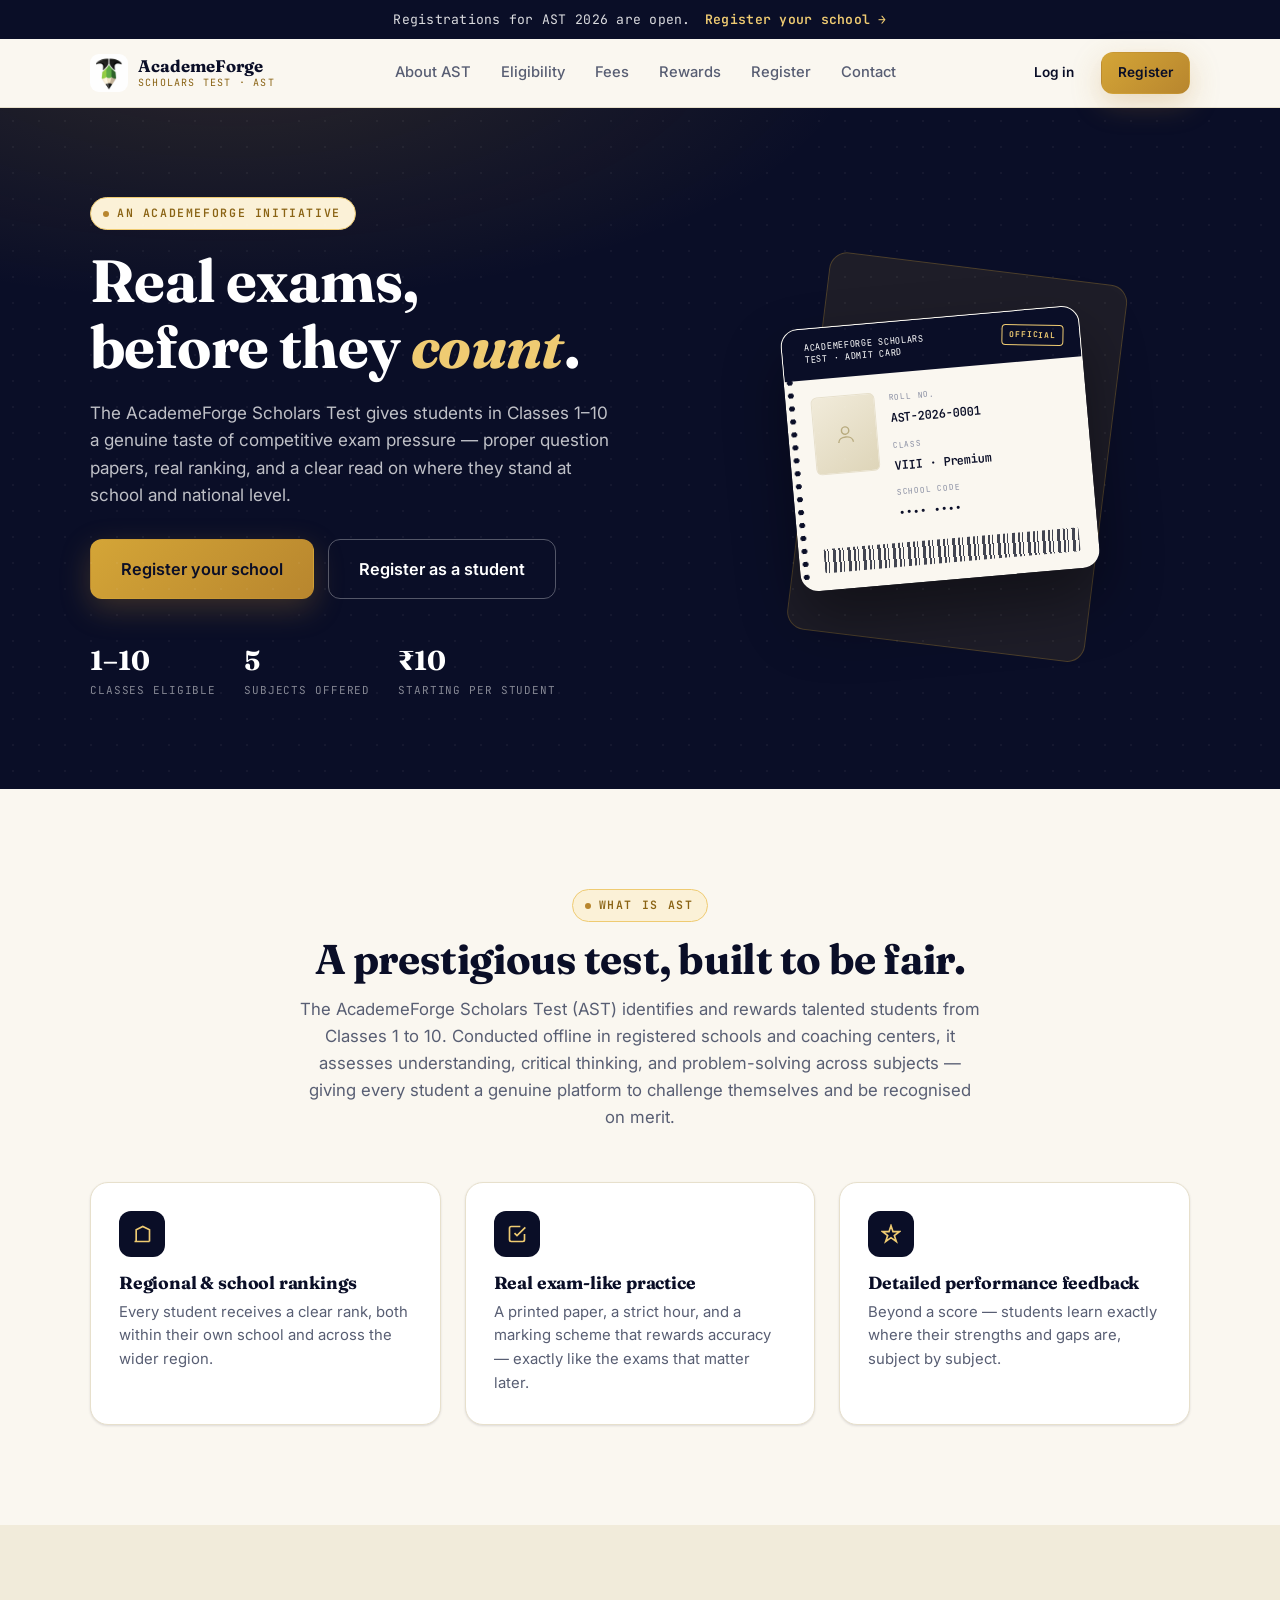
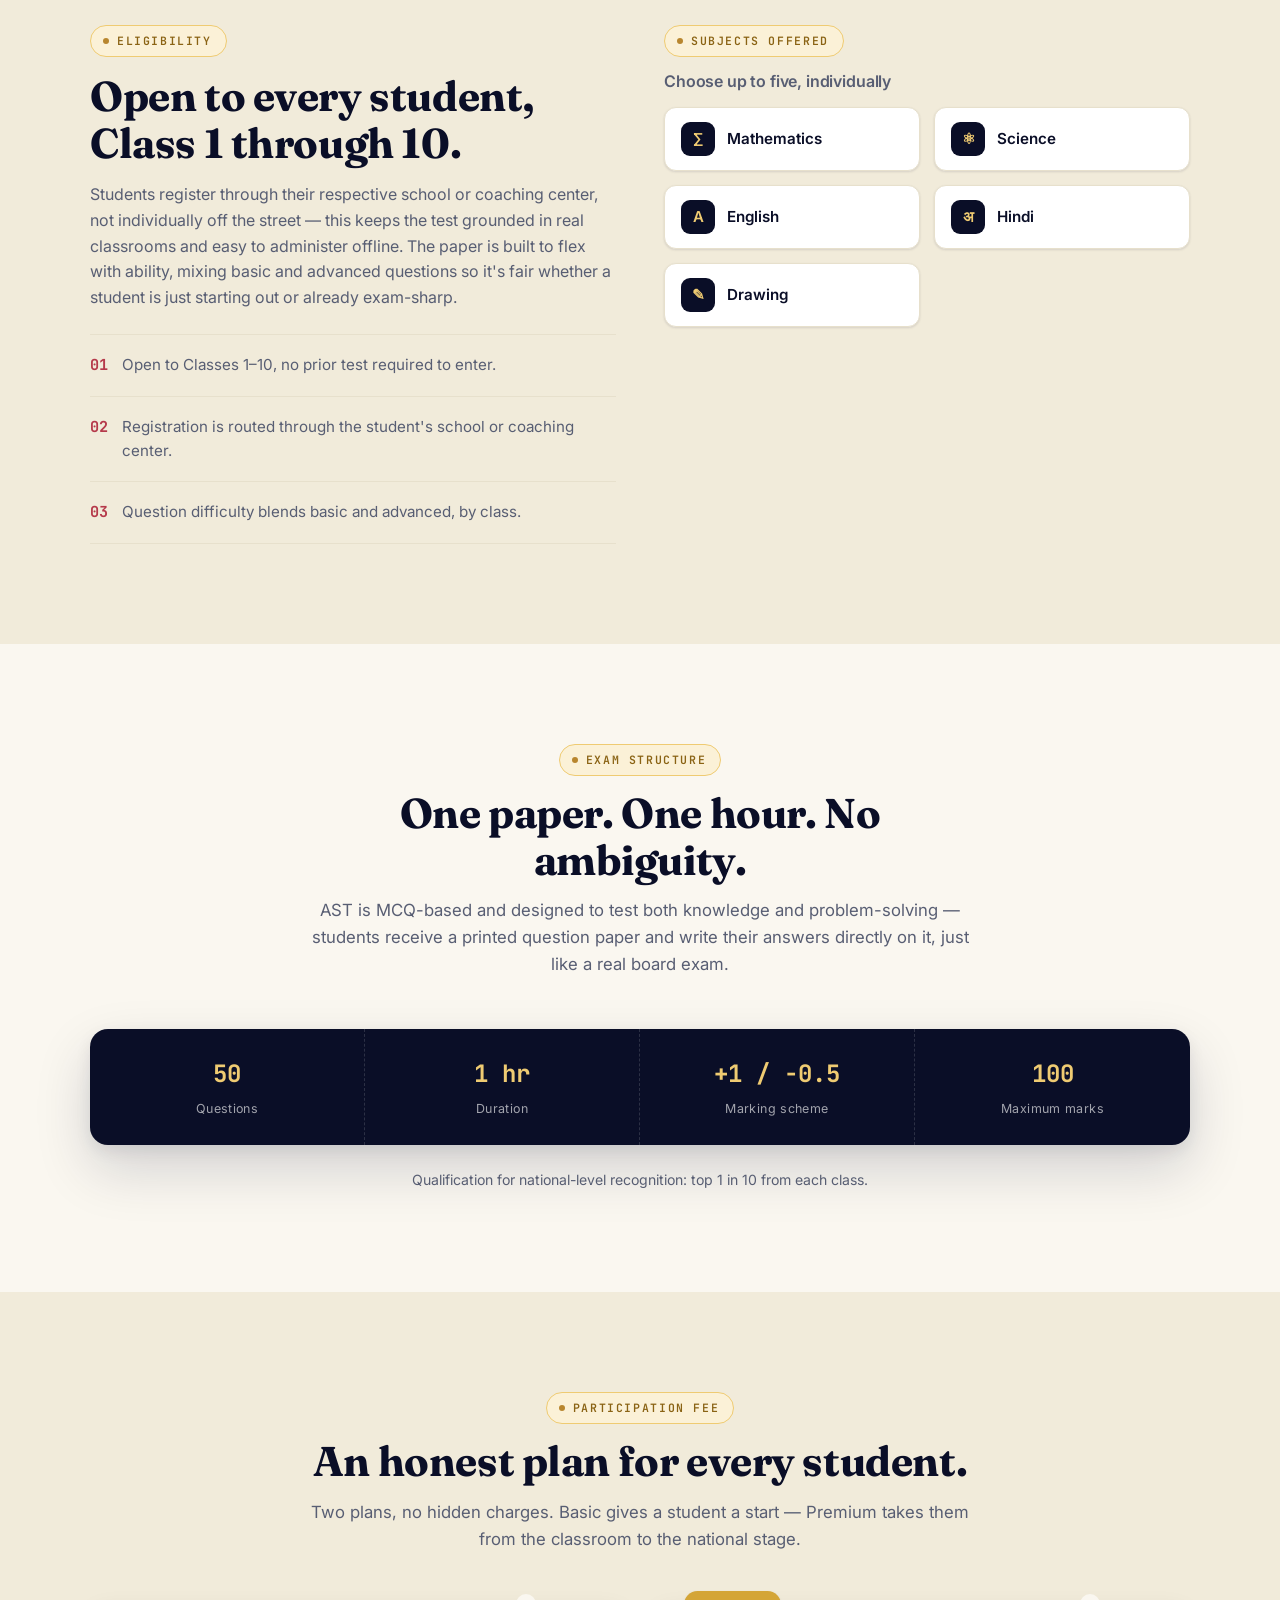
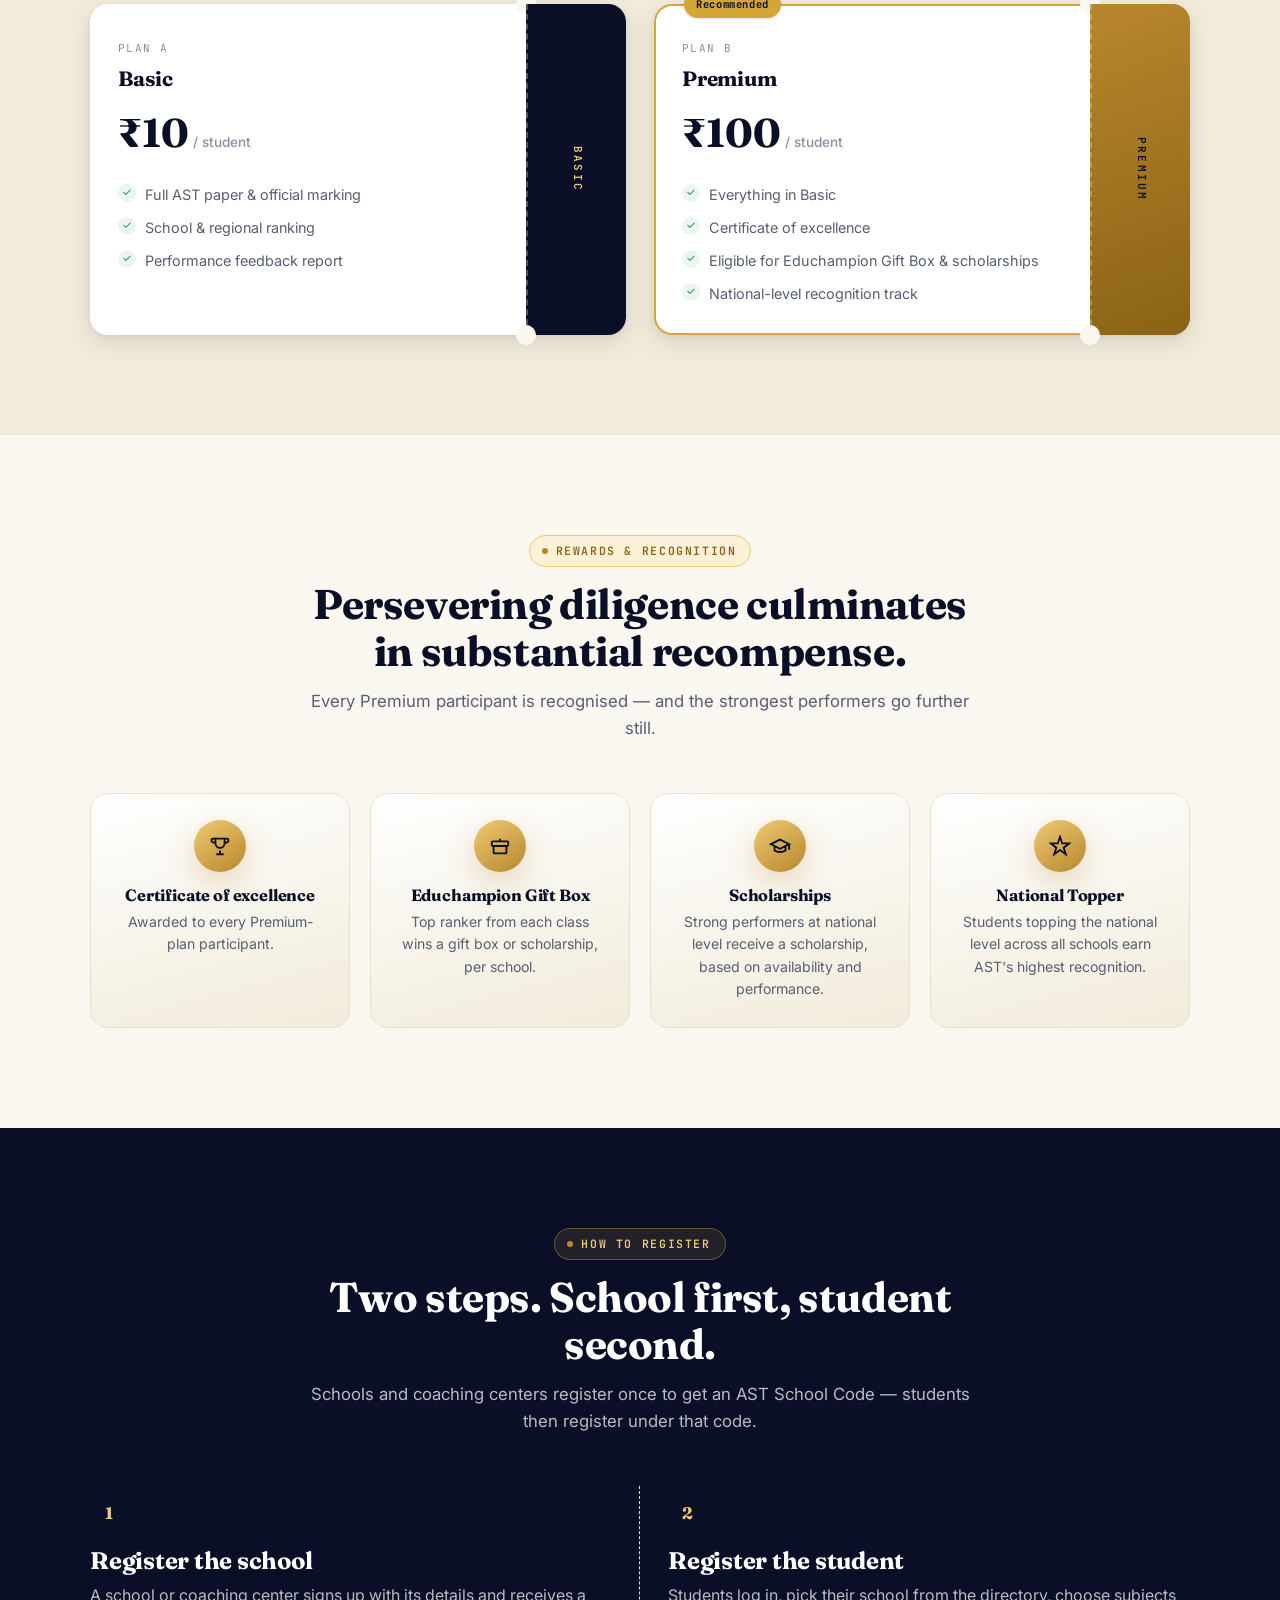
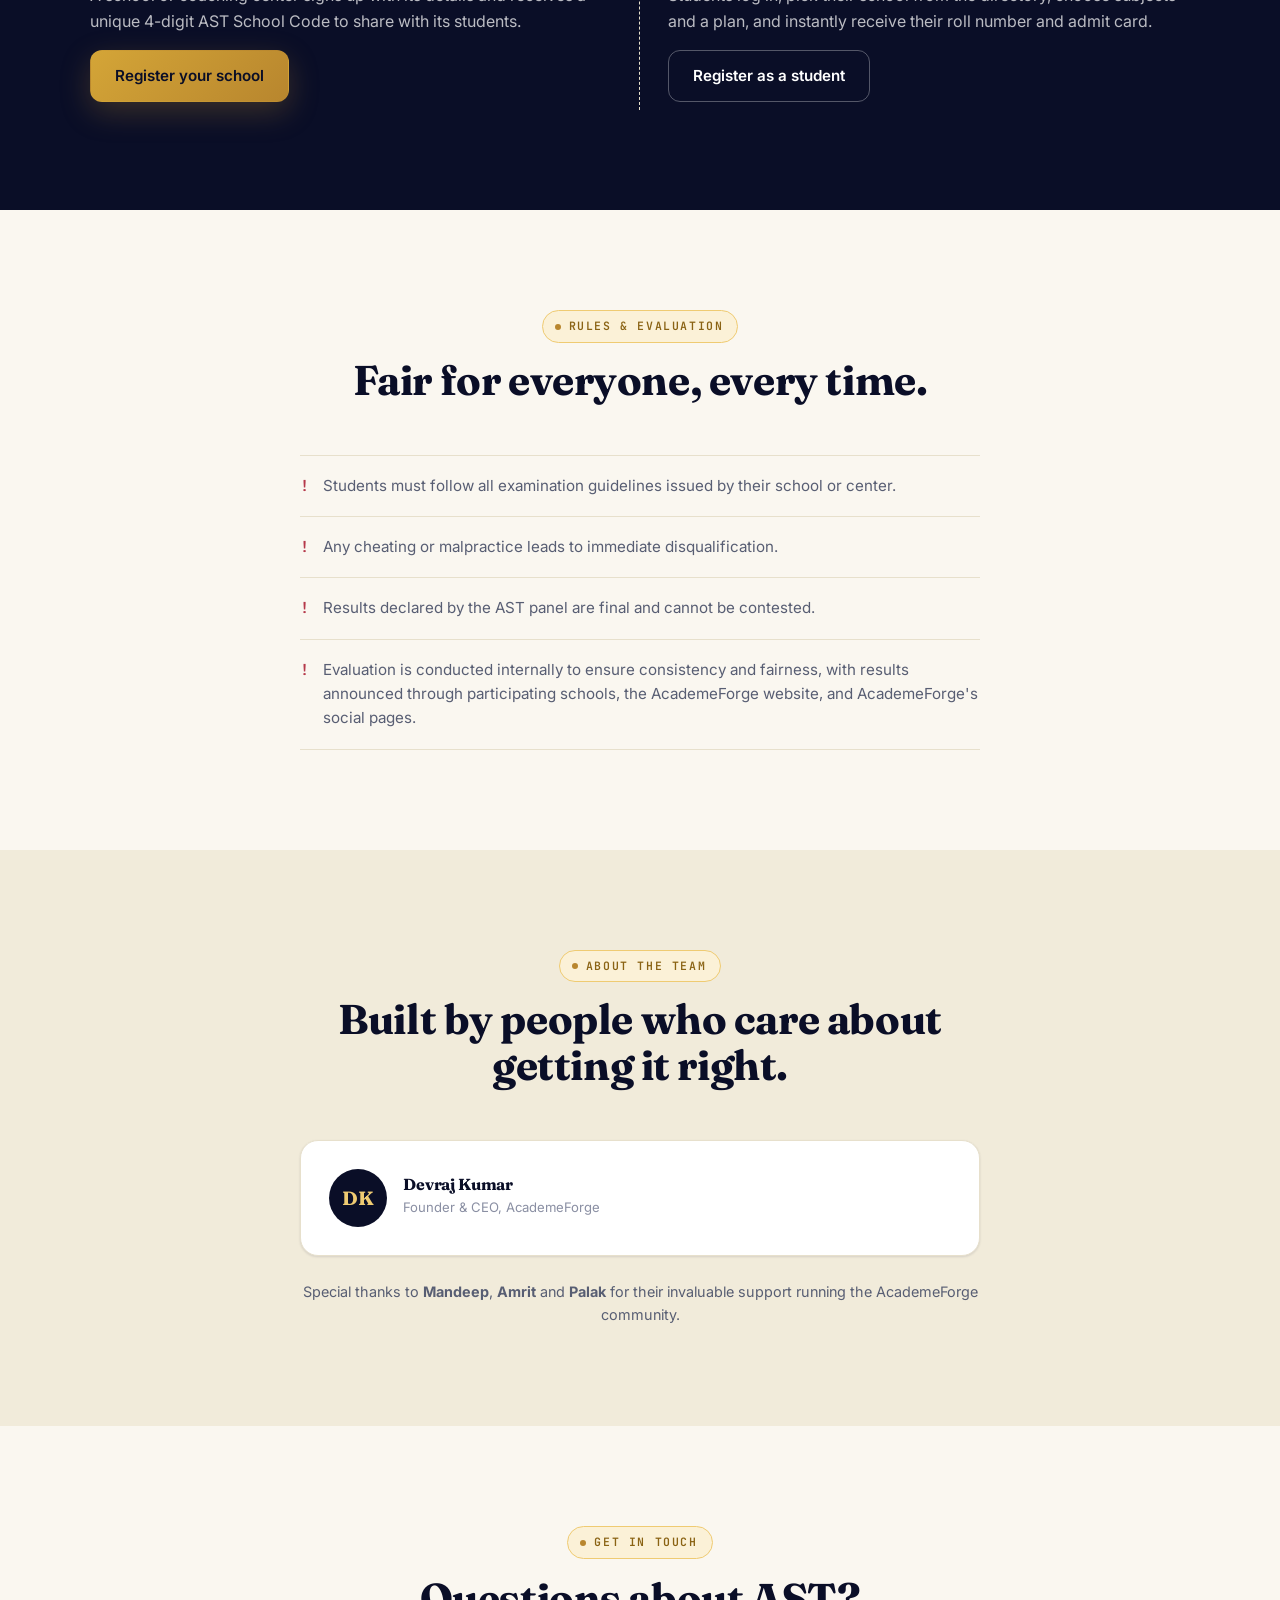
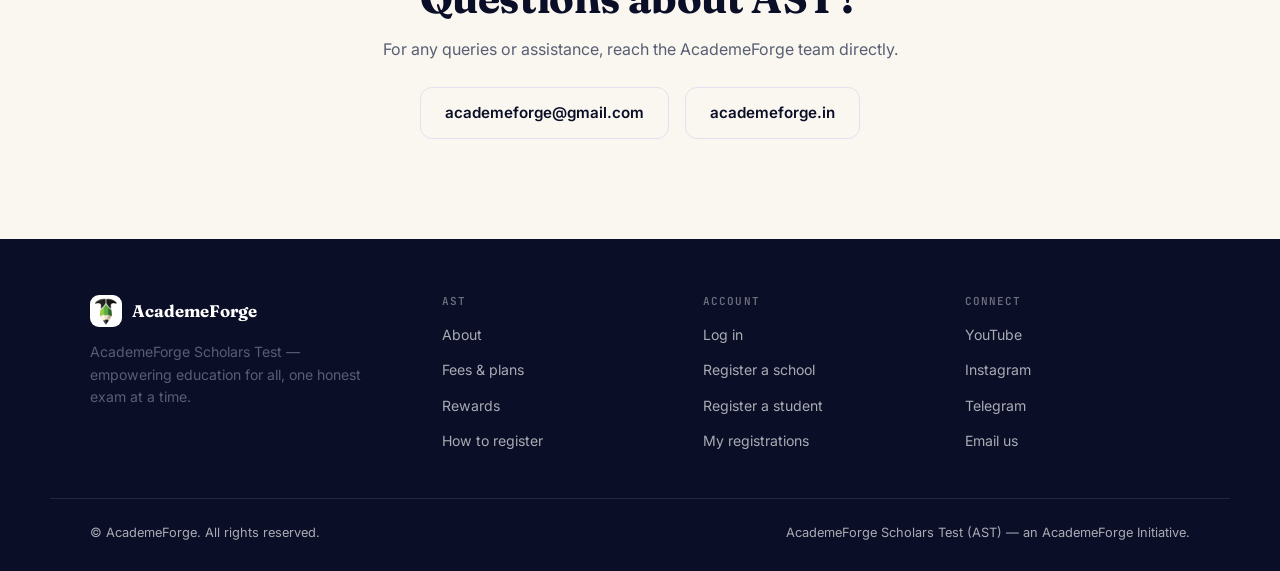
<file: index.html>
<!DOCTYPE html>
<html lang="en">
<head>
<meta charset="UTF-8" />
<meta name="viewport" content="width=device-width, initial-scale=1" />
<meta name="theme-color" content="#0A0E27" />
<meta name="description" content="AcademeForge Scholars Test (AST) — a national academic test for students of Classes 1–10. Register your school or register as a student today." />
<title>AcademeForge Scholars Test (AST) — An AcademeForge Initiative</title>
<link rel="icon" type="image/png" href="/IMG/AF LOGO 2.jpeg" />
<link rel="preconnect" href="https://fonts.googleapis.com" />
<link rel="preconnect" href="https://fonts.gstatic.com" crossorigin />
<link rel="stylesheet" href="assets/style.css" />
</head>
<body>

<div class="topbar">Registrations for AST 2026 are open. <a href="register-school.html">Register your school →</a></div>

<header class="navbar">
  <div class="container nav-inner">
    <a href="index.html" class="brand">
      <img src="/IMG/AF LOGO 2.jpeg" alt="" class="brand-logo" data-logo-fallback />
      <span class="brand-logo-fallback">AF</span>
      <span class="brand-text">
        <span class="brand-name">AcademeForge</span>
        <span class="brand-sub">Scholars Test · AST</span>
      </span>
    </a>
    <nav class="nav-links" aria-label="Main navigation">
      <a href="#about">About AST</a>
      <a href="#eligibility">Eligibility</a>
      <a href="#fees">Fees</a>
      <a href="#rewards">Rewards</a>
      <a href="#register">Register</a>
      <a href="#contact">Contact</a>
    </nav>
    <div class="nav-actions" data-auth-area>
      <a href="login.html" class="btn btn-ghost btn-sm">Log in</a>
      <a href="register-student.html" class="btn btn-gold btn-sm">Register</a>
    </div>
    <button class="nav-burger" id="navBurger" aria-label="Open menu"><span></span></button>
  </div>
</header>

<div class="mobile-drawer" id="mobileDrawer">
  <div class="mobile-drawer-panel">
    <button class="mobile-drawer-close" id="mobileDrawerClose" aria-label="Close menu">✕</button>
    <a href="#about">About AST</a>
    <a href="#eligibility">Eligibility</a>
    <a href="#fees">Fees</a>
    <a href="#rewards">Rewards</a>
    <a href="#register">Register</a>
    <a href="#contact">Contact</a>
    <a href="login.html">Log in</a>
    <a href="register-student.html">Register as a student</a>
  </div>
</div>

<main>

  <!-- ===== HERO ===== -->
  <section class="hero">
    <div class="container hero-grid">
      <div>
        <span class="eyebrow">An AcademeForge Initiative</span>
        <h1 class="hero-title">Real exams,<br>before they <em>count</em>.</h1>
        <p class="hero-desc">The AcademeForge Scholars Test gives students in Classes 1–10 a genuine taste of competitive exam pressure — proper question papers, real ranking, and a clear read on where they stand at school and national level.</p>
        <div class="hero-actions">
          <a href="register-school.html" class="btn btn-gold btn-lg">Register your school</a>
          <a href="register-student.html" class="btn btn-outline btn-lg">Register as a student</a>
        </div>
        <div class="hero-stats">
          <div><div class="hero-stat-num">1–10</div><div class="hero-stat-label">Classes eligible</div></div>
          <div><div class="hero-stat-num">5</div><div class="hero-stat-label">Subjects offered</div></div>
          <div><div class="hero-stat-num">₹10</div><div class="hero-stat-label">Starting per student</div></div>
        </div>
      </div>
      <div class="admit-mock-wrap" aria-hidden="true">
        <div class="admit-mock-shadow"></div>
        <div class="admit-mock">
          <div class="admit-mock-tear"></div>
          <div class="admit-mock-head">
            <span>ACADEMEFORGE SCHOLARS TEST · ADMIT CARD</span>
            <span class="admit-mock-stamp">OFFICIAL</span>
          </div>
          <div class="admit-mock-body">
            <div class="admit-mock-photo">
              <svg width="22" height="22" viewBox="0 0 24 24" fill="none" stroke="#b8ab7f" stroke-width="1.6"><circle cx="12" cy="8" r="4"/><path d="M4 21c0-4 4-6 8-6s8 2 8 6"/></svg>
            </div>
            <div class="admit-mock-rows">
              <div class="admit-mock-row"><label>Roll No.</label><span>AST-2026-0001</span></div>
              <div class="admit-mock-row"><label>Class</label><span>VIII · Premium</span></div>
              <div class="admit-mock-row"><label>School Code</label><span>•••• ••••</span></div>
            </div>
          </div>
          <div class="admit-mock-barcode"></div>
        </div>
      </div>
    </div>
  </section>

  <!-- ===== ABOUT ===== -->
  <section class="section" id="about">
    <div class="container">
      <div class="section-head center">
        <span class="eyebrow">What is AST</span>
        <h2>A prestigious test, built to be fair.</h2>
        <p>The AcademeForge Scholars Test (AST) identifies and rewards talented students from Classes 1 to 10. Conducted offline in registered schools and coaching centers, it assesses understanding, critical thinking, and problem-solving across subjects — giving every student a genuine platform to challenge themselves and be recognised on merit.</p>
      </div>
      <div class="grid-3">
        <div class="card feature-card">
          <div class="icon-chip"><svg width="20" height="20" viewBox="0 0 24 24" fill="none" stroke="currentColor" stroke-width="2"><path d="M3 21h18M5 21V7l8-4 8 4v14M9 9h.01M9 13h.01M9 17h.01M15 9h.01M15 13h.01M15 17h.01"/></svg></div>
          <h3>Regional &amp; school rankings</h3>
          <p>Every student receives a clear rank, both within their own school and across the wider region.</p>
        </div>
        <div class="card feature-card">
          <div class="icon-chip"><svg width="20" height="20" viewBox="0 0 24 24" fill="none" stroke="currentColor" stroke-width="2"><path d="M9 11l3 3L22 4M21 12v7a2 2 0 01-2 2H5a2 2 0 01-2-2V5a2 2 0 012-2h11"/></svg></div>
          <h3>Real exam-like practice</h3>
          <p>A printed paper, a strict hour, and a marking scheme that rewards accuracy — exactly like the exams that matter later.</p>
        </div>
        <div class="card feature-card">
          <div class="icon-chip"><svg width="20" height="20" viewBox="0 0 24 24" fill="none" stroke="currentColor" stroke-width="2"><path d="M12 2l2.4 7.2H22l-6 4.6 2.4 7.2L12 16.4 5.6 21l2.4-7.2-6-4.6h7.6z"/></svg></div>
          <h3>Detailed performance feedback</h3>
          <p>Beyond a score — students learn exactly where their strengths and gaps are, subject by subject.</p>
        </div>
      </div>
    </div>
  </section>

  <!-- ===== ELIGIBILITY + SUBJECTS ===== -->
  <section class="section section-paper-deep" id="eligibility">
    <div class="container grid-2">
      <div>
        <span class="eyebrow">Eligibility</span>
        <h2 class="mt-16">Open to every student, Class 1 through 10.</h2>
        <p class="mt-16">Students register through their respective school or coaching center, not individually off the street — this keeps the test grounded in real classrooms and easy to administer offline. The paper is built to flex with ability, mixing basic and advanced questions so it's fair whether a student is just starting out or already exam-sharp.</p>
        <ul class="rules-list mt-24">
          <li><span class="rule-mark">01</span> Open to Classes 1–10, no prior test required to enter.</li>
          <li><span class="rule-mark">02</span> Registration is routed through the student's school or coaching center.</li>
          <li><span class="rule-mark">03</span> Question difficulty blends basic and advanced, by class.</li>
        </ul>
      </div>
      <div>
        <span class="eyebrow">Subjects offered</span>
        <h3 class="mt-16 mb-16" style="font-family:var(--font-body);font-size:1rem;color:var(--ink-soft);font-weight:600;">Choose up to five, individually</h3>
        <div class="grid-2" style="gap:14px;">
          <div class="subject-chip"><span class="icon-chip">∑</span> Mathematics</div>
          <div class="subject-chip"><span class="icon-chip">⚛</span> Science</div>
          <div class="subject-chip"><span class="icon-chip">A</span> English</div>
          <div class="subject-chip"><span class="icon-chip">अ</span> Hindi</div>
          <div class="subject-chip"><span class="icon-chip">✎</span> Drawing</div>
        </div>
      </div>
    </div>
  </section>

  <!-- ===== EXAM FORMAT ===== -->
  <section class="section">
    <div class="container">
      <div class="section-head center">
        <span class="eyebrow">Exam structure</span>
        <h2>One paper. One hour. No ambiguity.</h2>
        <p>AST is MCQ-based and designed to test both knowledge and problem-solving — students receive a printed question paper and write their answers directly on it, just like a real board exam.</p>
      </div>
      <div class="stat-strip">
        <div class="stat-cell"><div class="stat-cell-num">50</div><div class="stat-cell-label">Questions</div></div>
        <div class="stat-cell"><div class="stat-cell-num">1 hr</div><div class="stat-cell-label">Duration</div></div>
        <div class="stat-cell"><div class="stat-cell-num">+1 / −0.5</div><div class="stat-cell-label">Marking scheme</div></div>
        <div class="stat-cell"><div class="stat-cell-num">100</div><div class="stat-cell-label">Maximum marks</div></div>
      </div>
      <p class="text-center mt-24 muted" style="font-size:.88rem;">Qualification for national-level recognition: top 1 in 10 from each class.</p>
    </div>
  </section>

  <!-- ===== FEES / PLANS ===== -->
  <section class="section section-paper-deep" id="fees">
    <div class="container">
      <div class="section-head center">
        <span class="eyebrow">Participation fee</span>
        <h2>An honest plan for every student.</h2>
        <p>Two plans, no hidden charges. Basic gives a student a start — Premium takes them from the classroom to the national stage.</p>
      </div>
      <div class="ticket-row">
        <div class="ticket">
          <div class="ticket-main">
            <span class="ticket-tag">Plan A</span>
            <h3 class="ticket-name">Basic</h3>
            <div class="ticket-price">₹10<span class="ticket-per"> / student</span></div>
            <ul class="ticket-list">
              <li><span class="ticket-check">✓</span> Full AST paper &amp; official marking</li>
              <li><span class="ticket-check">✓</span> School &amp; regional ranking</li>
              <li><span class="ticket-check">✓</span> Performance feedback report</li>
            </ul>
          </div>
          <div class="ticket-stub"><span class="ticket-stub-vert">BASIC</span></div>
        </div>
        <div class="ticket ticket-premium">
          <span class="ticket-best">Recommended</span>
          <div class="ticket-main">
            <span class="ticket-tag">Plan B</span>
            <h3 class="ticket-name">Premium</h3>
            <div class="ticket-price">₹100<span class="ticket-per"> / student</span></div>
            <ul class="ticket-list">
              <li><span class="ticket-check">✓</span> Everything in Basic</li>
              <li><span class="ticket-check">✓</span> Certificate of excellence</li>
              <li><span class="ticket-check">✓</span> Eligible for Educhampion Gift Box &amp; scholarships</li>
              <li><span class="ticket-check">✓</span> National-level recognition track</li>
            </ul>
          </div>
          <div class="ticket-stub"><span class="ticket-stub-vert">PREMIUM</span></div>
        </div>
      </div>
    </div>
  </section>

  <!-- ===== REWARDS ===== -->
  <section class="section" id="rewards">
    <div class="container">
      <div class="section-head center">
        <span class="eyebrow">Rewards &amp; recognition</span>
        <h2>Persevering diligence culminates in substantial recompense.</h2>
        <p>Every Premium participant is recognised — and the strongest performers go further still.</p>
      </div>
      <div class="grid-4">
        <div class="trophy-card">
          <div class="trophy-icon"><svg width="22" height="22" viewBox="0 0 24 24" fill="none" stroke="currentColor" stroke-width="2"><path d="M8 21h8M12 17v4M7 4h10v5a5 5 0 01-10 0V4zM7 4H4a2 2 0 002 4M17 4h3a2 2 0 01-2 4"/></svg></div>
          <h3>Certificate of excellence</h3>
          <p>Awarded to every Premium-plan participant.</p>
        </div>
        <div class="trophy-card">
          <div class="trophy-icon"><svg width="22" height="22" viewBox="0 0 24 24" fill="none" stroke="currentColor" stroke-width="2"><path d="M20 7H4a1 1 0 00-1 1v3a1 1 0 001 1h16a1 1 0 001-1V8a1 1 0 00-1-1zM12 7V4M5 12v7a1 1 0 001 1h12a1 1 0 001-1v-7"/></svg></div>
          <h3>Educhampion Gift Box</h3>
          <p>Top ranker from each class wins a gift box or scholarship, per school.</p>
        </div>
        <div class="trophy-card">
          <div class="trophy-icon"><svg width="22" height="22" viewBox="0 0 24 24" fill="none" stroke="currentColor" stroke-width="2"><path d="M22 10v6M2 10l10-5 10 5-10 5-10-5zM6 12v5c3 2 9 2 12 0v-5"/></svg></div>
          <h3>Scholarships</h3>
          <p>Strong performers at national level receive a scholarship, based on availability and performance.</p>
        </div>
        <div class="trophy-card">
          <div class="trophy-icon"><svg width="22" height="22" viewBox="0 0 24 24" fill="none" stroke="currentColor" stroke-width="2"><path d="M12 2l2.4 7.2H22l-6 4.6 2.4 7.2L12 16.4 5.6 21l2.4-7.2-6-4.6h7.6z"/></svg></div>
          <h3>National Topper</h3>
          <p>Students topping the national level across all schools earn AST's highest recognition.</p>
        </div>
      </div>
    </div>
  </section>

  <!-- ===== HOW TO REGISTER (real 2-step sequence) ===== -->
  <section class="section section-navy" id="register">
    <div class="container">
      <div class="section-head center">
        <span class="eyebrow">How to register</span>
        <h2>Two steps. School first, student second.</h2>
        <p>Schools and coaching centers register once to get an AST School Code — students then register under that code.</p>
      </div>
      <div class="steps">
        <div class="step">
          <div class="step-num">1</div>
          <h3>Register the school</h3>
          <p>A school or coaching center signs up with its details and receives a unique 4-digit AST School Code to share with its students.</p>
          <a href="register-school.html" class="btn btn-gold mt-16">Register your school</a>
        </div>
        <div class="step">
          <div class="step-num">2</div>
          <h3>Register the student</h3>
          <p>Students log in, pick their school from the directory, choose subjects and a plan, and instantly receive their roll number and admit card.</p>
          <a href="register-student.html" class="btn btn-outline mt-16">Register as a student</a>
        </div>
      </div>
    </div>
  </section>

  <!-- ===== RULES ===== -->
  <section class="section">
    <div class="container" style="max-width:760px;">
      <div class="section-head center">
        <span class="eyebrow">Rules &amp; evaluation</span>
        <h2>Fair for everyone, every time.</h2>
      </div>
      <ul class="rules-list">
        <li><span class="rule-mark">!</span> Students must follow all examination guidelines issued by their school or center.</li>
        <li><span class="rule-mark">!</span> Any cheating or malpractice leads to immediate disqualification.</li>
        <li><span class="rule-mark">!</span> Results declared by the AST panel are final and cannot be contested.</li>
        <li><span class="rule-mark">!</span> Evaluation is conducted internally to ensure consistency and fairness, with results announced through participating schools, the AcademeForge website, and AcademeForge's social pages.</li>
      </ul>
    </div>
  </section>

  <!-- ===== TEAM ===== -->
  <section class="section section-paper-deep">
    <div class="container" style="max-width:760px;">
      <div class="section-head center">
        <span class="eyebrow">About the team</span>
        <h2>Built by people who care about getting it right.</h2>
      </div>
      <div class="card team-card">
        <div class="avatar-circle">DK</div>
        <div>
          <h4>Devraj Kumar</h4>
          <span>Founder &amp; CEO, AcademeForge</span>
        </div>
      </div>
      <p class="text-center mt-24 muted" style="font-size:.9rem;">Special thanks to <strong>Mandeep</strong>, <strong>Amrit</strong> and <strong>Palak</strong> for their invaluable support running the AcademeForge community.</p>
    </div>
  </section>

  <!-- ===== CONTACT ===== -->
  <section class="section" id="contact">
    <div class="container text-center" style="max-width:600px;">
      <span class="eyebrow">Get in touch</span>
      <h2 class="mt-16">Questions about AST?</h2>
      <p class="mt-16">For any queries or assistance, reach the AcademeForge team directly.</p>
      <div class="flex-center gap-16 mt-24" style="flex-wrap:wrap;">
        <a href="mailto:academeforge@gmail.com" class="btn btn-outline">academeforge@gmail.com</a>
        <a href="https://academeforge.in" target="_blank" rel="noopener noreferrer" class="btn btn-outline">academeforge.in</a>
      </div>
    </div>
  </section>

</main>

<footer class="footer">
  <div class="container footer-grid">
    <div>
      <div class="footer-brand">
        <img src="/IMG/AF LOGO 2.jpeg" alt="" class="brand-logo" data-logo-fallback style="width:32px;height:32px;" />
        <span class="brand-logo-fallback" style="width:32px;height:32px;">AF</span>
        <span class="brand-name">AcademeForge</span>
      </div>
      <p class="footer-tagline">AcademeForge Scholars Test — empowering education for all, one honest exam at a time.</p>
    </div>
    <nav>
      <h4>AST</h4>
      <ul>
        <li><a href="#about">About</a></li>
        <li><a href="#fees">Fees &amp; plans</a></li>
        <li><a href="#rewards">Rewards</a></li>
        <li><a href="#register">How to register</a></li>
      </ul>
    </nav>
    <nav>
      <h4>Account</h4>
      <ul>
        <li><a href="login.html">Log in</a></li>
        <li><a href="register-school.html">Register a school</a></li>
        <li><a href="register-student.html">Register a student</a></li>
        <li><a href="my-registrations.html">My registrations</a></li>
      </ul>
    </nav>
    <nav>
      <h4>Connect</h4>
      <ul>
        <li><a href="https://youtube.com/@academeforgepro" target="_blank" rel="noopener noreferrer">YouTube</a></li>
        <li><a href="https://www.instagram.com/academeforge.in" target="_blank" rel="noopener noreferrer">Instagram</a></li>
        <li><a href="https://t.me/+46ubatq-EV0wNjY1" target="_blank" rel="noopener noreferrer">Telegram</a></li>
        <li><a href="mailto:academeforge@gmail.com">Email us</a></li>
      </ul>
    </nav>
  </div>
  <div class="container footer-bottom">
    <span>© <span id="yearNow"></span> AcademeForge. All rights reserved.</span>
    <span>AcademeForge Scholars Test (AST) — an AcademeForge Initiative.</span>
  </div>
</footer>

<script type="module">
  import { wireAuthHeader, wireMobileDrawer, wireLogoFallbacks, setYear } from './assets/app.js';
  wireAuthHeader();
  wireMobileDrawer();
  wireLogoFallbacks();
  setYear();
</script>
</body>
</html>
</file>
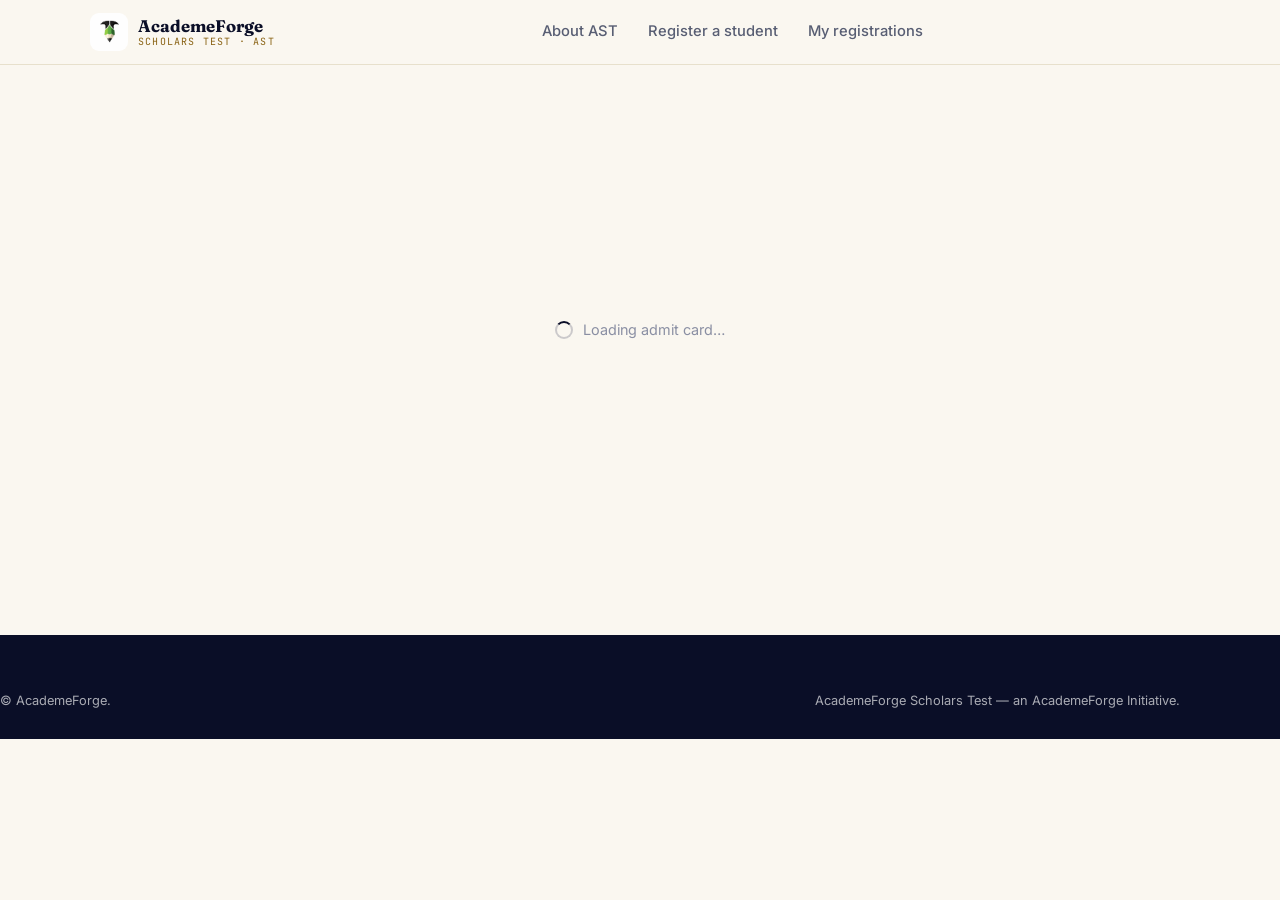
<file: id-card.html>
<!DOCTYPE html>
<html lang="en">
<head>
<meta charset="UTF-8" />
<meta name="viewport" content="width=device-width, initial-scale=1" />
<meta name="theme-color" content="#0A0E27" />
<title>Admit Card — AcademeForge Scholars Test</title>
<link rel="icon" type="image/png" href="/IMG/AF LOGO 1.jpeg" />
<link rel="preconnect" href="https://fonts.googleapis.com" />
<link rel="preconnect" href="https://fonts.gstatic.com" crossorigin />
<link rel="stylesheet" href="assets/style.css" />
</head>
<body>

<header class="navbar no-print">
  <div class="container nav-inner">
    <a href="index.html" class="brand">
      <img src="/IMG/AF LOGO 1.jpeg" alt="" class="brand-logo" data-logo-fallback />
      <span class="brand-logo-fallback">AF</span>
      <span class="brand-text">
        <span class="brand-name">AcademeForge</span>
        <span class="brand-sub">Scholars Test · AST</span>
      </span>
    </a>
    <nav class="nav-links" aria-label="Main navigation">
      <a href="index.html#about">About AST</a>
      <a href="register-student.html">Register a student</a>
      <a href="my-registrations.html">My registrations</a>
    </nav>
    <div class="nav-actions" data-auth-area></div>
    <button class="nav-burger" id="navBurger" aria-label="Open menu"><span></span></button>
  </div>
</header>
<div class="mobile-drawer no-print" id="mobileDrawer">
  <div class="mobile-drawer-panel">
    <button class="mobile-drawer-close" id="mobileDrawerClose" aria-label="Close menu">✕</button>
    <a href="index.html#about">About AST</a>
    <a href="register-student.html">Register a student</a>
    <a href="my-registrations.html">My registrations</a>
  </div>
</div>

<main class="section" style="padding-block:40px 80px;">
  <div class="container" style="max-width:760px;">

    <div id="checkingArea" class="page-loader no-print"><span class="spinner spinner-dark"></span> Loading admit card…</div>
    <div id="errorArea" style="display:none;" class="no-print">
      <div class="form-card text-center">
        <h2>Couldn't load this registration</h2>
        <p class="mt-8" id="errorMsg">It may not belong to your account, or the link is wrong.</p>
        <a href="my-registrations.html" class="btn btn-primary mt-16">Go to my registrations</a>
      </div>
    </div>

    <div id="cardArea" style="display:none;">
      <div class="text-center mb-24 no-print">
        <span class="eyebrow">Registration successful</span>
        <h2 class="mt-16">Your AST Admit Card</h2>
        <p class="mt-8">Save or print this — you'll need it on test day.</p>
      </div>

      <div id="idcardPrintArea" class="idcard-wrap">
        <div class="idcard">
          <div class="idcard-head">
            <div class="idcard-head-brand">
              <img src="/IMG/AF LOGO 1.jpeg" alt="" />
              <img src="/IMG/ast.png" alt="" style="width:34px;height:34px;border-radius:8px;" />
              <div class="idcard-head-brand-text">
                <strong>AcademeForge Scholars Test</strong>
                <span>AST 2026 · Admit Card</span>
              </div>
            </div>
            <div class="idcard-seal">VERIFIED</div>
          </div>

          <div class="idcard-body">
            <div class="idcard-photo"><img id="cardPhoto" alt="Student photo" /></div>
            <div class="idcard-fields">
              <div class="idcard-roll" id="cardRoll">AST-2026-0000</div>
              <div class="idcard-field-grid">
                <div class="idcard-field"><label>Name</label><span id="cardName">—</span></div>
                <div class="idcard-field"><label>Class</label><span id="cardClass">—</span></div>
                <div class="idcard-field"><label>Gender</label><span id="cardGender">—</span></div>
                <div class="idcard-field"><label>Date of birth</label><span id="cardDob">—</span></div>
                <div class="idcard-field"><label>School / center</label><span id="cardSchool">—</span></div>
                <div class="idcard-field"><label>School code</label><span id="cardSchoolCode">—</span></div>
                <div class="idcard-field"><label>Subjects</label><span id="cardSubjects">—</span></div>
                <div class="idcard-field"><label>Plan</label><span id="cardPlan">—</span></div>
              </div>
            </div>
          </div>

          <div class="idcard-divider"></div>

          <div class="idcard-foot">
            <div class="idcard-sig-box">
              <img id="cardSignature" alt="Signature" />
              <span class="idcard-sig-label">Signature</span>
            </div>
            <img class="idcard-qr" id="cardQr" alt="QR" />
          </div>

          <div class="idcard-note">
            Carry this admit card and a valid school ID to the test center. Roll number <b id="cardNoteRoll">—</b> is your only reference for results &amp; certificates.
          </div>
        </div>
      </div>

      <div class="idcard-actions no-print">
        <button class="btn btn-gold btn-lg" id="printBtn">Print / Save as PDF</button>
        <a href="register-student.html" class="btn btn-outline btn-lg">Register another student</a>
        <a href="my-registrations.html" class="btn btn-ghost btn-lg">My registrations</a>
      </div>
    </div>

  </div>
</main>

<footer class="footer section-tight no-print">
  <div class="container footer-bottom" style="border:none;margin:0;padding:0;">
    <span>© <span id="yearNow"></span> AcademeForge.</span>
    <span>AcademeForge Scholars Test — an AcademeForge Initiative.</span>
  </div>
</footer>

<script type="module">
  import { requireSession, wireAuthHeader, wireMobileDrawer, wireLogoFallbacks, setYear, fetchRegistrationById } from './assets/app.js';

  setYear();
  wireMobileDrawer();
  wireLogoFallbacks();

  const params = new URLSearchParams(location.search);
  const regId = params.get('id');

  (async () => {
    const session = await requireSession();
    if (!session) return;
    await wireAuthHeader();

    if (!regId) {
      document.getElementById('checkingArea').style.display = 'none';
      document.getElementById('errorMsg').textContent = 'No registration ID was given.';
      document.getElementById('errorArea').style.display = '';
      return;
    }

    let row;
    try {
      // Goes through the ast-register edge function (action: 'get_registration'),
      // which authenticates the caller via the ast_sessions bearer token and
      // only returns the row if it belongs to that account (owner check is
      // done server-side, with the service role key). ast_registrations is
      // locked to the service role under our custom auth system, so a direct
      // anon-key table query here would be rejected by RLS — this is the
      // supported path.
      row = await fetchRegistrationById(regId);
    } catch (err) {
      document.getElementById('checkingArea').style.display = 'none';
      document.getElementById('errorMsg').textContent = err.message || 'It may not belong to your account, or the link is wrong.';
      document.getElementById('errorArea').style.display = '';
      return;
    }

    document.getElementById('checkingArea').style.display = 'none';

    if (!row || row.registration_type !== 'student') {
      document.getElementById('errorArea').style.display = '';
      return;
    }

    document.getElementById('cardPhoto').src = row.photo_url || '';
    document.getElementById('cardSignature').src = row.signature_url || '';
    document.getElementById('cardRoll').textContent = row.roll_number || '—';
    document.getElementById('cardNoteRoll').textContent = row.roll_number || '—';
    document.getElementById('cardName').textContent = row.student_name || '—';
    document.getElementById('cardClass').textContent = row.student_class ? `Class ${row.student_class}` : '—';
    document.getElementById('cardGender').textContent = row.gender || '—';
    document.getElementById('cardDob').textContent = row.date_of_birth || '—';
    document.getElementById('cardSchool').textContent = row.linked_school_name || '—';
    document.getElementById('cardSchoolCode').textContent = row.linked_school_code || '—';
    document.getElementById('cardSubjects').textContent = (row.subjects || []).join(', ') || '—';
    document.getElementById('cardPlan').textContent = row.plan ? (row.plan[0].toUpperCase() + row.plan.slice(1)) : '—';
    document.getElementById('cardQr').src = `https://api.qrserver.com/v1/create-qr-code/?size=160x160&data=${encodeURIComponent(row.roll_number || regId)}`;

    document.getElementById('cardArea').style.display = '';
  })();

  document.getElementById('printBtn').addEventListener('click', () => window.print());
</script>
</body>
</html>
</file>
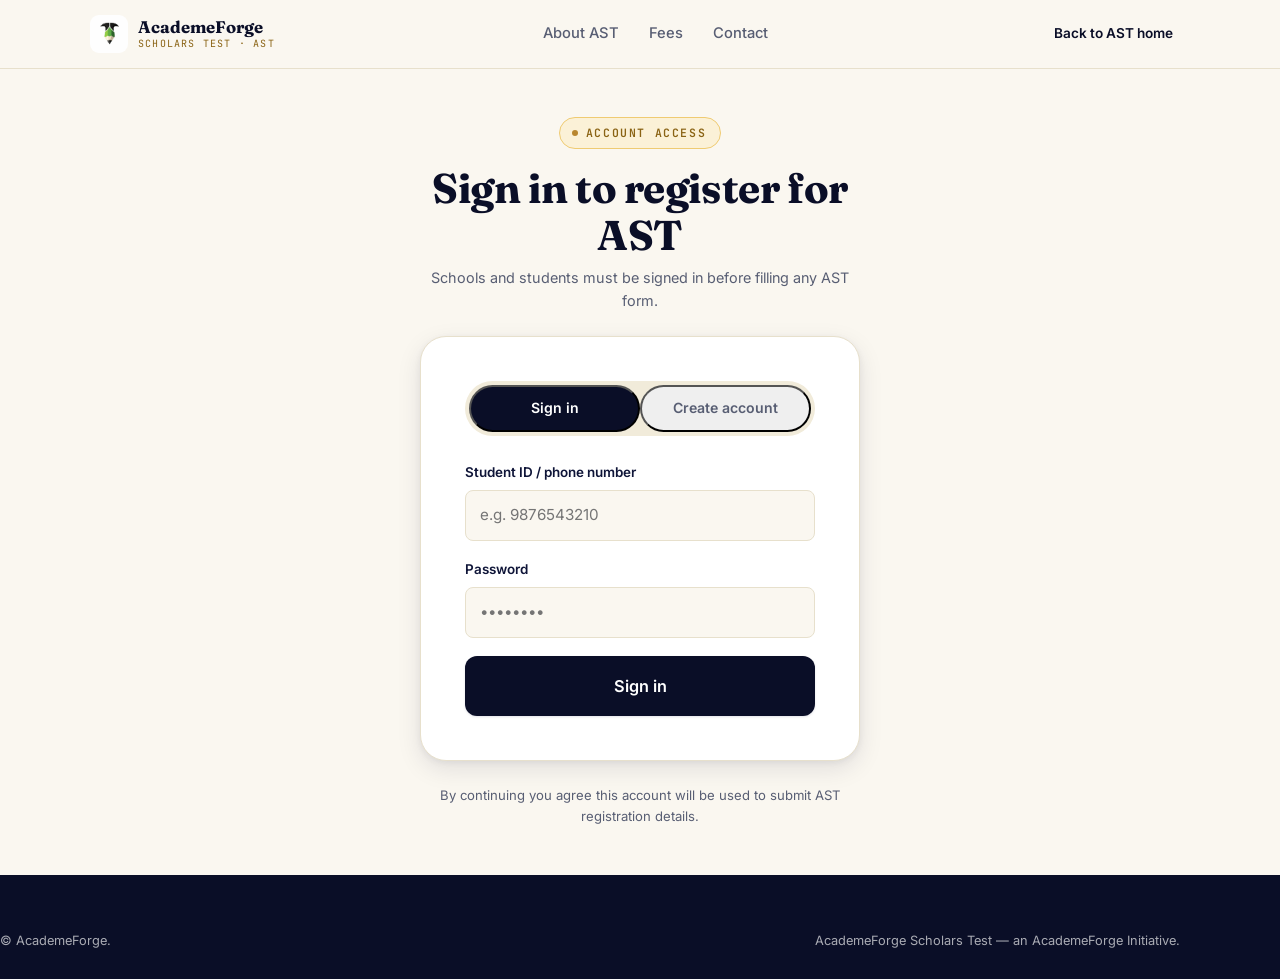
<file: login.html>
<!DOCTYPE html>
<html lang="en">
<head>
<meta charset="UTF-8" />
<meta name="viewport" content="width=device-width, initial-scale=1" />
<meta name="theme-color" content="#0A0E27" />
<title>Log in — AcademeForge Scholars Test</title>
<link rel="icon" type="image/png" href="/IMG/AF LOGO 1.jpeg" />
<link rel="preconnect" href="https://fonts.googleapis.com" />
<link rel="preconnect" href="https://fonts.gstatic.com" crossorigin />
<link rel="stylesheet" href="assets/style.css" />
</head>
<body>

<header class="navbar">
  <div class="container nav-inner">
    <a href="index.html" class="brand">
      <img src="/IMG/AF LOGO 1.jpeg" alt="" class="brand-logo" data-logo-fallback />
      <span class="brand-logo-fallback">AF</span>
      <span class="brand-text">
        <span class="brand-name">AcademeForge</span>
        <span class="brand-sub">Scholars Test · AST</span>
      </span>
    </a>
    <nav class="nav-links" aria-label="Main navigation">
      <a href="index.html#about">About AST</a>
      <a href="index.html#fees">Fees</a>
      <a href="index.html#contact">Contact</a>
    </nav>
    <div class="nav-actions"><a href="index.html" class="btn btn-ghost btn-sm">Back to AST home</a></div>
  </div>
</header>

<main class="auth-shell">
  <div class="auth-card">
    <div class="text-center mb-24">
      <span class="eyebrow">Account access</span>
      <h2 class="mt-16">Sign in to register for AST</h2>
      <p class="mt-8" style="font-size:.9rem;">Schools and students must be signed in before filling any AST form.</p>
    </div>

    <div class="form-card">
      <div class="auth-tabs">
        <button class="auth-tab active" id="tabSignIn" type="button">Sign in</button>
        <button class="auth-tab" id="tabSignUp" type="button">Create account</button>
      </div>

      <div id="authAlert"></div>

      <!-- SIGN IN -->
      <form id="signInForm">
        <div class="form-group">
          <label for="siLoginId">Student ID / phone number</label>
          <input class="input" type="tel" id="siLoginId" autocomplete="username" required placeholder="e.g. 9876543210" />
        </div>
        <div class="form-group">
          <label for="siPassword">Password</label>
          <input class="input" type="password" id="siPassword" autocomplete="current-password" required placeholder="••••••••" />
        </div>
        <button type="submit" class="btn btn-primary btn-block btn-lg" id="siSubmit">Sign in</button>
      </form>

      <!-- SIGN UP -->
      <form id="signUpForm" style="display:none;">
        <div class="form-group">
          <label for="suName">Your full name</label>
          <input class="input" type="text" id="suName" autocomplete="name" required placeholder="e.g. Rahul Kumar" />
          <div class="field-hint">For a school account, use the school/center name instead.</div>
        </div>
        <div class="form-group">
          <label for="suLoginId">Student ID / phone number</label>
          <input class="input" type="tel" id="suLoginId" autocomplete="username" required placeholder="e.g. 9876543210" />
          <div class="field-hint">This is what you'll use to log in — choose your phone number.</div>
        </div>
        <div class="form-group">
          <label for="suEmail">Email address <span class="muted" style="font-weight:400;">(optional)</span></label>
          <input class="input" type="email" id="suEmail" autocomplete="email" placeholder="you@example.com" />
        </div>
        <div class="form-group">
          <label for="suPassword">Create a password</label>
          <input class="input" type="password" id="suPassword" autocomplete="new-password" required minlength="6" placeholder="At least 6 characters" />
        </div>
        <button type="submit" class="btn btn-primary btn-block btn-lg" id="suSubmit">Create account</button>
      </form>
    </div>

    <p class="text-center muted mt-24" style="font-size:.82rem;">By continuing you agree this account will be used to submit AST registration details.</p>
  </div>
</main>

<footer class="footer section-tight">
  <div class="container footer-bottom" style="border:none;margin:0;padding:0;">
    <span>© <span id="yearNow"></span> AcademeForge.</span>
    <span>AcademeForge Scholars Test — an AcademeForge Initiative.</span>
  </div>
</footer>

<script type="module">
  import { getSession, signInWithPassword, signUp, setYear } from './assets/app.js';
  setYear();

  const params = new URLSearchParams(location.search);
  const nextPage = params.get('next') || 'my-registrations.html';

  const tabSignIn = document.getElementById('tabSignIn');
  const tabSignUp = document.getElementById('tabSignUp');
  const signInForm = document.getElementById('signInForm');
  const signUpForm = document.getElementById('signUpForm');
  const alertBox = document.getElementById('authAlert');

  tabSignIn.addEventListener('click', () => {
    tabSignIn.classList.add('active'); tabSignUp.classList.remove('active');
    signInForm.style.display = ''; signUpForm.style.display = 'none';
    alertBox.innerHTML = '';
  });
  tabSignUp.addEventListener('click', () => {
    tabSignUp.classList.add('active'); tabSignIn.classList.remove('active');
    signUpForm.style.display = ''; signInForm.style.display = 'none';
    alertBox.innerHTML = '';
  });

  function showAlert(type, message) {
    alertBox.innerHTML = `<div class="alert alert-${type}">${message}</div>`;
  }
  function setBusy(btn, busy, idleLabel) {
    btn.disabled = busy;
    btn.innerHTML = busy ? `<span class="spinner"></span> Please wait…` : idleLabel;
  }

  // Already logged in? skip straight ahead.
  (async () => {
    const session = await getSession();
    if (session) location.href = nextPage;
  })();

  signInForm.addEventListener('submit', async (e) => {
    e.preventDefault();
    alertBox.innerHTML = '';
    const loginId = document.getElementById('siLoginId').value.trim();
    const password = document.getElementById('siPassword').value;
    const btn = document.getElementById('siSubmit');
    setBusy(btn, true);
    try {
      await signInWithPassword(loginId, password);
      location.href = nextPage;
    } catch (err) {
      showAlert('error', err.message);
    } finally {
      setBusy(btn, false, 'Sign in');
    }
  });

  signUpForm.addEventListener('submit', async (e) => {
    e.preventDefault();
    alertBox.innerHTML = '';
    const full_name = document.getElementById('suName').value.trim();
    const loginId = document.getElementById('suLoginId').value.trim();
    const email = document.getElementById('suEmail').value.trim();
    const password = document.getElementById('suPassword').value;
    const btn = document.getElementById('suSubmit');
    setBusy(btn, true);
    try {
      await signUp(loginId, full_name, password, email || null);
      location.href = nextPage;
    } catch (err) {
      showAlert('error', err.message);
    } finally {
      setBusy(btn, false, 'Create account');
    }
  });
</script>
</body>
</html>
</file>
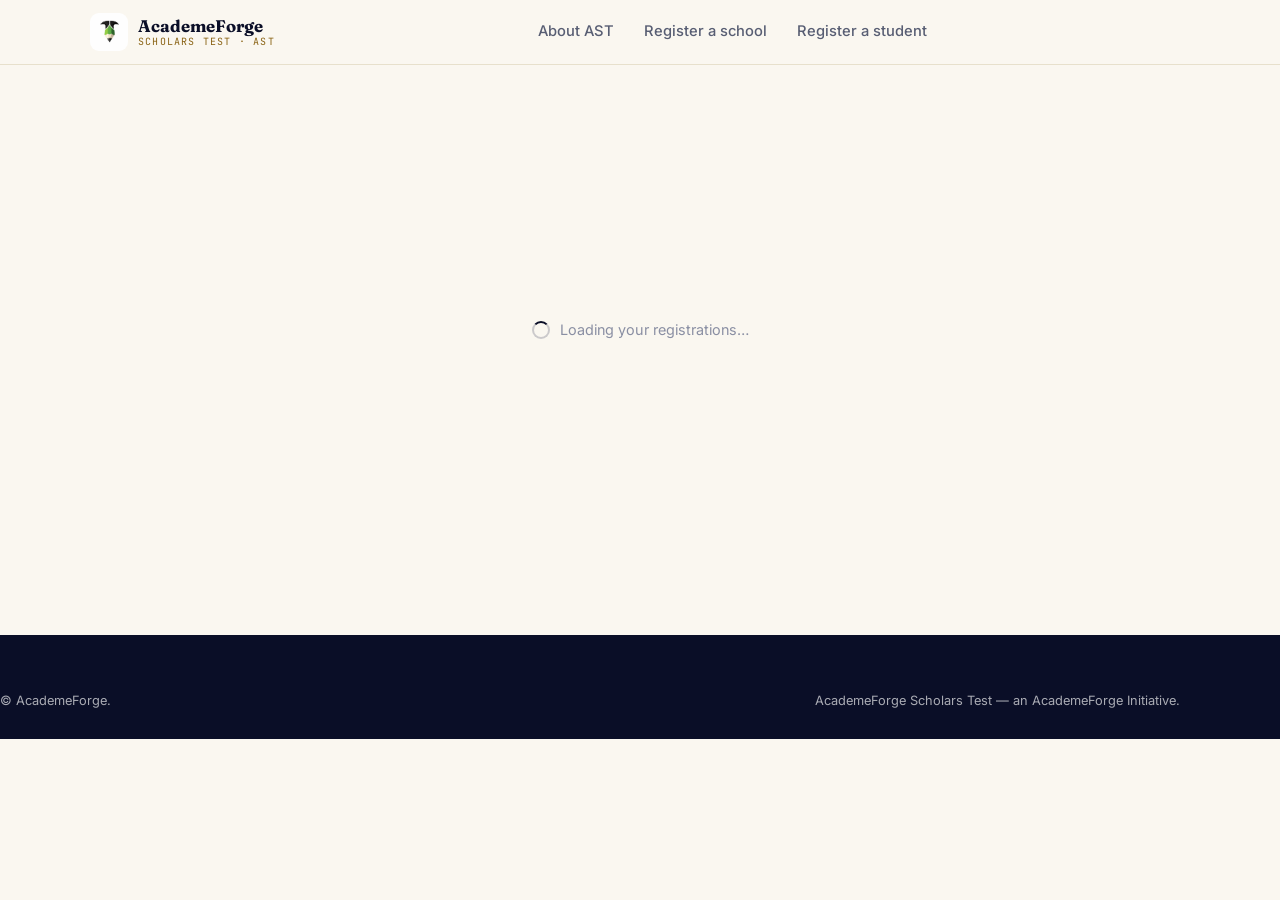
<file: my-registrations.html>
<!DOCTYPE html>
<html lang="en">
<head>
<meta charset="UTF-8" />
<meta name="viewport" content="width=device-width, initial-scale=1" />
<meta name="theme-color" content="#0A0E27" />
<title>My registrations — AcademeForge Scholars Test</title>
<link rel="icon" type="image/png" href="/IMG/AF LOGO 1.jpeg" />
<link rel="preconnect" href="https://fonts.googleapis.com" />
<link rel="preconnect" href="https://fonts.gstatic.com" crossorigin />
<link rel="stylesheet" href="assets/style.css" />
</head>
<body>

<header class="navbar">
  <div class="container nav-inner">
    <a href="index.html" class="brand">
      <img src="/IMG/AF LOGO 1.jpeg" alt="" class="brand-logo" data-logo-fallback />
      <span class="brand-logo-fallback">AF</span>
      <span class="brand-text">
        <span class="brand-name">AcademeForge</span>
        <span class="brand-sub">Scholars Test · AST</span>
      </span>
    </a>
    <nav class="nav-links" aria-label="Main navigation">
      <a href="index.html#about">About AST</a>
      <a href="register-school.html">Register a school</a>
      <a href="register-student.html">Register a student</a>
    </nav>
    <div class="nav-actions" data-auth-area></div>
    <button class="nav-burger" id="navBurger" aria-label="Open menu"><span></span></button>
  </div>
</header>
<div class="mobile-drawer" id="mobileDrawer">
  <div class="mobile-drawer-panel">
    <button class="mobile-drawer-close" id="mobileDrawerClose" aria-label="Close menu">✕</button>
    <a href="index.html#about">About AST</a>
    <a href="register-school.html">Register a school</a>
    <a href="register-student.html">Register a student</a>
  </div>
</div>

<main class="section" style="padding-block:40px 80px;">
  <div class="container" style="max-width:760px;">

    <div id="checkingArea" class="page-loader"><span class="spinner spinner-dark"></span> Loading your registrations…</div>

    <div id="pageArea" style="display:none;">
      <div class="section-head">
        <span class="eyebrow">Your account</span>
        <h2 class="mt-16">My registrations</h2>
        <p class="mt-16">Everything you've registered for AST, in one place.</p>
      </div>

      <div id="listWrap"></div>

      <div class="flex-center gap-12 mt-24" style="flex-wrap:wrap;">
        <a href="register-school.html" class="btn btn-outline">Register a school</a>
        <a href="register-student.html" class="btn btn-gold">Register a student</a>
      </div>
    </div>

  </div>
</main>

<footer class="footer section-tight">
  <div class="container footer-bottom" style="border:none;margin:0;padding:0;">
    <span>© <span id="yearNow"></span> AcademeForge.</span>
    <span>AcademeForge Scholars Test — an AcademeForge Initiative.</span>
  </div>
</footer>

<script type="module">
  import { requireSession, wireAuthHeader, wireMobileDrawer, wireLogoFallbacks, setYear, fmtDate, escapeHtml, fetchMyRegistrations, showToast } from './assets/app.js';

  setYear();
  wireMobileDrawer();
  wireLogoFallbacks();

  (async () => {
    const session = await requireSession();
    if (!session) return;
    await wireAuthHeader();

    const checkingArea = document.getElementById('checkingArea');
    const pageArea = document.getElementById('pageArea');
    const wrap = document.getElementById('listWrap');

    let data;
    try {
      // Goes through the ast-register edge function (action:
      // 'list_my_registrations'), which authenticates the caller via the
      // ast_sessions bearer token and reads with the service role key.
      // ast_registrations is locked to the service role under our custom
      // auth system, so a direct anon-key table query here would be
      // rejected by RLS — this is the supported path.
      data = await fetchMyRegistrations();
    } catch (err) {
      checkingArea.style.display = 'none';
      pageArea.style.display = '';
      wrap.innerHTML = `<div class="alert alert-error">${escapeHtml(err.message || 'Could not load your registrations — please refresh.')}</div>`;
      return;
    }

    checkingArea.style.display = 'none';
    pageArea.style.display = '';

    if (!data || data.length === 0) {
      wrap.innerHTML = `
        <div class="empty-state">
          <div class="icon-chip" style="margin:0 auto 16px;background:var(--indigo-100);color:var(--navy-800);width:52px;height:52px;border-radius:50%;display:flex;align-items:center;justify-content:center;">
            <svg width="22" height="22" viewBox="0 0 24 24" fill="none" stroke="currentColor" stroke-width="2"><path d="M9 12l2 2 4-4M21 12a9 9 0 11-18 0 9 9 0 0118 0z"/></svg>
          </div>
          <p>You haven't registered anything yet.</p>
        </div>`;
      return;
    }

    wrap.innerHTML = `<div class="reg-list">${data.map(rowHtml).join('')}</div>`;
  })();

  function rowHtml(row) {
    const isSchool = row.registration_type === 'school';
    const title = isSchool ? escapeHtml(row.school_name) : escapeHtml(row.student_name);
    const sub = isSchool
      ? `School code ${escapeHtml(row.school_code || '')} · Registered ${fmtDate(row.created_at)}`
      : `Roll no. ${escapeHtml(row.roll_number || '')} · ${escapeHtml(row.linked_school_name || '')} · Registered ${fmtDate(row.created_at)}`;
    const icon = isSchool
      ? `<svg width="18" height="18" viewBox="0 0 24 24" fill="none" stroke="currentColor" stroke-width="2"><path d="M3 21h18M5 21V7l7-4 7 4v14M9 9h.01M9 13h.01M15 9h.01M15 13h.01"/></svg>`
      : `<svg width="18" height="18" viewBox="0 0 24 24" fill="none" stroke="currentColor" stroke-width="2"><circle cx="12" cy="8" r="4"/><path d="M4 21c0-4 4-6 8-6s8 2 8 6"/></svg>`;
    const action = isSchool
      ? `<button class="btn btn-outline btn-sm" data-copy="${escapeHtml(row.school_code || '')}">Copy code</button>`
      : `<a class="btn btn-outline btn-sm" href="id-card.html?id=${row.id}">View admit card</a>`;

    return `
      <div class="reg-row">
        <div class="reg-row-icon">${icon}</div>
        <div class="reg-row-main">
          <div class="reg-row-title">${title}</div>
          <div class="reg-row-sub">${sub}</div>
        </div>
        <span class="status-badge">Confirmed</span>
        ${action}
      </div>`;
  }

  document.getElementById('listWrap').addEventListener('click', (e) => {
    const btn = e.target.closest('[data-copy]');
    if (!btn) return;
    navigator.clipboard.writeText(btn.dataset.copy);
    showToast('Code copied to clipboard', 'success');
  });
</script>
</body>
</html>
</file>
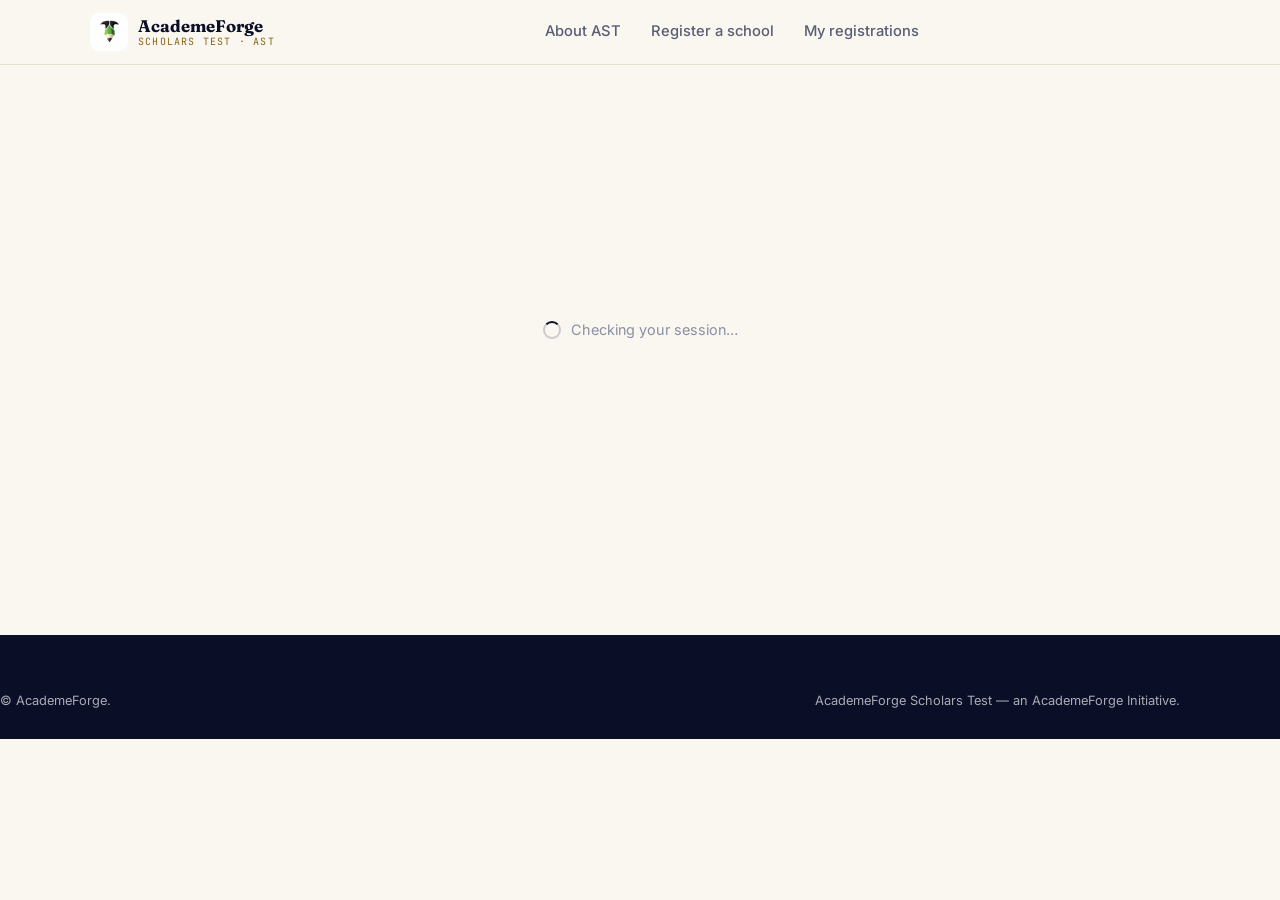
<file: register-student.html>
<!DOCTYPE html>
<html lang="en">
<head>
<meta charset="UTF-8" />
<meta name="viewport" content="width=device-width, initial-scale=1" />
<meta name="theme-color" content="#0A0E27" />
<title>Register as a student — AcademeForge Scholars Test</title>
<link rel="icon" type="image/png" href="/IMG/AF LOGO 1.jpeg" />
<link rel="preconnect" href="https://fonts.googleapis.com" />
<link rel="preconnect" href="https://fonts.gstatic.com" crossorigin />
<link rel="stylesheet" href="assets/style.css" />
</head>
<body>

<header class="navbar">
  <div class="container nav-inner">
    <a href="index.html" class="brand">
      <img src="/IMG/AF LOGO 1.jpeg" alt="" class="brand-logo" data-logo-fallback />
      <span class="brand-logo-fallback">AF</span>
      <span class="brand-text">
        <span class="brand-name">AcademeForge</span>
        <span class="brand-sub">Scholars Test · AST</span>
      </span>
    </a>
    <nav class="nav-links" aria-label="Main navigation">
      <a href="index.html#about">About AST</a>
      <a href="register-school.html">Register a school</a>
      <a href="my-registrations.html">My registrations</a>
    </nav>
    <div class="nav-actions" data-auth-area></div>
    <button class="nav-burger" id="navBurger" aria-label="Open menu"><span></span></button>
  </div>
</header>
<div class="mobile-drawer" id="mobileDrawer">
  <div class="mobile-drawer-panel">
    <button class="mobile-drawer-close" id="mobileDrawerClose" aria-label="Close menu">✕</button>
    <a href="index.html#about">About AST</a>
    <a href="register-school.html">Register a school</a>
    <a href="my-registrations.html">My registrations</a>
  </div>
</div>

<main class="section" style="padding-block:40px 80px;">
  <div class="container" style="max-width:760px;">

    <div id="checkingArea" class="page-loader"><span class="spinner spinner-dark"></span> Checking your session…</div>

    <div id="formArea" style="display:none;">
      <div class="section-head">
        <span class="eyebrow">Step 2 of 2</span>
        <h2 class="mt-16">Register as a student</h2>
        <p class="mt-16">Your school must already be registered. Once submitted, you'll get a roll number and a printable AST admit card instantly.</p>
      </div>

      <div class="form-card">
        <div id="formAlert"></div>

        <form id="studentForm" novalidate>

          <div class="form-section">
            <div class="form-section-title">Student details</div>
            <div class="form-section-sub">As they should appear on the admit card.</div>
            <div class="form-row">
              <div class="form-group">
                <label for="studentName">Full name <span class="required-mark">*</span></label>
                <input class="input" id="studentName" required placeholder="e.g. Anjali Kumari" />
              </div>
              <div class="form-group">
                <label for="dob">Date of birth <span class="required-mark">*</span></label>
                <input class="input" id="dob" type="date" required />
              </div>
            </div>
            <div class="form-row">
              <div class="form-group">
                <label for="gender">Gender <span class="required-mark">*</span></label>
                <select class="select" id="gender" required>
                  <option value="">Select…</option>
                  <option value="Female">Female</option>
                  <option value="Male">Male</option>
                  <option value="Other">Other</option>
                </select>
              </div>
              <div class="form-group">
                <label for="studentClass">Class <span class="required-mark">*</span></label>
                <select class="select" id="studentClass" required>
                  <option value="">Select…</option>
                  <option>1</option><option>2</option><option>3</option><option>4</option><option>5</option>
                  <option>6</option><option>7</option><option>8</option><option>9</option><option>10</option>
                </select>
              </div>
            </div>
          </div>

          <div class="form-section">
            <div class="form-section-title">School</div>
            <div class="form-section-sub">Search for the school or coaching center you're registered with. Don't see it? Ask them to register first.</div>
            <div class="form-group">
              <label for="schoolPick">School / center <span class="required-mark">*</span></label>
              <input class="input" id="schoolPick" list="schoolListOptions" autocomplete="off" placeholder="Start typing your school's name…" required />
              <datalist id="schoolListOptions"></datalist>
              <div class="field-hint" id="schoolPickHint">Loading registered schools…</div>
            </div>
          </div>

          <div class="form-section">
            <div class="form-section-title">Subjects</div>
            <div class="form-section-sub">Choose one to five subjects to attempt.</div>
            <div class="chip-toggle-group" id="subjectGroup">
              <label class="chip-toggle"><input type="checkbox" value="Math" /> Math</label>
              <label class="chip-toggle"><input type="checkbox" value="Science" /> Science</label>
              <label class="chip-toggle"><input type="checkbox" value="English" /> English</label>
              <label class="chip-toggle"><input type="checkbox" value="Hindi" /> Hindi</label>
              <label class="chip-toggle"><input type="checkbox" value="Drawing" /> Drawing</label>
            </div>
          </div>

          <div class="form-section">
            <div class="form-section-title">Plan</div>
            <div class="form-section-sub">Premium unlocks the certificate of excellence and national-level recognition track.</div>
            <div class="plan-pick-row" id="planGroup">
              <label class="plan-pick">
                <input type="radio" name="plan" value="basic" />
                <div class="plan-pick-name">Basic</div>
                <div class="plan-pick-price">₹10 / student</div>
                <div class="plan-pick-desc">Full paper, ranking &amp; feedback report.</div>
              </label>
              <label class="plan-pick">
                <input type="radio" name="plan" value="premium" />
                <div class="plan-pick-name">Premium</div>
                <div class="plan-pick-price">₹100 / student</div>
                <div class="plan-pick-desc">+ Certificate, gift box &amp; scholarship eligibility.</div>
              </label>
            </div>
          </div>

          <div class="form-section">
            <div class="form-section-title">Parent / guardian &amp; contact</div>
            <div class="form-row">
              <div class="form-group">
                <label for="parentName">Parent / guardian name <span class="required-mark">*</span></label>
                <input class="input" id="parentName" required placeholder="e.g. Suresh Kumar" />
              </div>
              <div class="form-group">
                <label for="contactNumber">Contact number <span class="required-mark">*</span></label>
                <input class="input" id="contactNumber" required inputmode="tel" placeholder="10-digit mobile number" />
              </div>
            </div>
            <div class="form-group">
              <label for="studentEmail">Email <span class="required-mark">*</span></label>
              <input class="input" id="studentEmail" type="email" required placeholder="parent@example.com" />
            </div>
            <div class="form-group">
              <label for="address">Address <span class="required-mark">*</span></label>
              <textarea class="textarea" id="address" required placeholder="House no., street, area"></textarea>
            </div>
            <div class="form-row" style="grid-template-columns:1fr 1fr 1fr;">
              <div class="form-group">
                <label for="city">City <span class="required-mark">*</span></label>
                <input class="input" id="city" required placeholder="e.g. Patna" />
              </div>
              <div class="form-group">
                <label for="state">State <span class="required-mark">*</span></label>
                <input class="input" id="state" required placeholder="e.g. Bihar" />
              </div>
              <div class="form-group">
                <label for="pincode">Pincode <span class="required-mark">*</span></label>
                <input class="input" id="pincode" required inputmode="numeric" placeholder="e.g. 800001" />
              </div>
            </div>
          </div>

          <div class="form-section">
            <div class="form-section-title">Photo</div>
            <div class="form-section-sub">A clear, front-facing photo for the admit card. We'll auto-crop it to a passport-style frame.</div>
            <div id="photoBefore">
              <label class="file-drop" for="photoInput">
                <div class="file-drop-icon"><svg width="18" height="18" viewBox="0 0 24 24" fill="none" stroke="currentColor" stroke-width="2"><circle cx="12" cy="13" r="4"/><path d="M5 7h2l1.5-2h7L17 7h2a2 2 0 012 2v9a2 2 0 01-2 2H5a2 2 0 01-2-2V9a2 2 0 012-2z"/></svg></div>
                <div class="file-drop-text">Click to upload a photo</div>
                <div class="file-drop-hint">JPG or PNG, clear face photo</div>
                <input type="file" id="photoInput" accept="image/png, image/jpeg, image/jpg" />
              </label>
            </div>
            <div id="photoAfter" class="photo-preview-row" style="display:none;">
              <div class="photo-preview-box"><img id="photoPreviewImg" alt="" /></div>
              <div>
                <div class="field-hint" style="margin:0;">Looks good?</div>
                <button type="button" class="btn btn-outline btn-sm mt-8" id="photoChangeBtn">Change photo</button>
              </div>
            </div>
          </div>

          <div class="form-section">
            <div class="form-section-title">Signature</div>
            <div class="form-section-sub">Draw the student's (or parent's) signature below using a mouse or your finger.</div>
            <div class="sig-pad-wrap">
              <canvas id="sigCanvas"></canvas>
            </div>
            <div class="sig-actions">
              <span class="sig-hint">Tip: sign as you would on the real admit card.</span>
              <button type="button" class="btn btn-ghost btn-sm" id="sigClearBtn">Clear</button>
            </div>
          </div>

          <button type="submit" class="btn btn-gold btn-lg btn-block" id="submitBtn">Submit registration</button>
        </form>
      </div>
    </div>

  </div>
</main>

<footer class="footer section-tight">
  <div class="container footer-bottom" style="border:none;margin:0;padding:0;">
    <span>© <span id="yearNow"></span> AcademeForge.</span>
    <span>AcademeForge Scholars Test — an AcademeForge Initiative.</span>
  </div>
</footer>

<script type="module">
  import { supabase, requireSession, wireAuthHeader, wireMobileDrawer, wireLogoFallbacks, setYear, submitRegistration, uploadToStory } from './assets/app.js';

  setYear();
  wireMobileDrawer();
  wireLogoFallbacks();

  let currentUser = null;

  (async () => {
    const session = await requireSession();
    if (!session) return;
    currentUser = session.user;
    await wireAuthHeader();
    document.getElementById('checkingArea').style.display = 'none';
    document.getElementById('formArea').style.display = '';
    loadSchools();
  })();

  // ---------- School directory ----------
  const schoolMap = new Map(); // label -> {name, code}
  async function loadSchools() {
    const hint = document.getElementById('schoolPickHint');
    // Uses a SECURITY DEFINER function so only school_name/school_code are
    // ever exposed to other users — not principal name, phone, or email.
    const { data, error } = await supabase.rpc('get_school_directory');
    if (error) { hint.textContent = 'Could not load schools — refresh the page to try again.'; return; }
    const datalist = document.getElementById('schoolListOptions');
    datalist.innerHTML = '';
    (data || []).forEach((row) => {
      const label = `${row.school_name} — Code ${row.school_code}`;
      schoolMap.set(label, row);
      const opt = document.createElement('option');
      opt.value = label;
      datalist.appendChild(opt);
    });
    hint.textContent = data && data.length ? `${data.length} school(s) registered so far.` : 'No schools registered yet — ask yours to register first.';
  }

  // ---------- Subject chips ----------
  document.querySelectorAll('#subjectGroup input').forEach((input) => {
    input.addEventListener('change', () => {
      input.closest('.chip-toggle').classList.toggle('checked', input.checked);
    });
  });

  // ---------- Plan cards ----------
  document.querySelectorAll('#planGroup input').forEach((input) => {
    input.addEventListener('change', () => {
      document.querySelectorAll('#planGroup .plan-pick').forEach((l) => l.classList.remove('checked'));
      input.closest('.plan-pick').classList.add('checked');
    });
  });

  // ---------- Photo upload + auto-crop ----------
  let photoBlob = null;
  function cropImageToBlob(file, targetW, targetH) {
    return new Promise((resolve, reject) => {
      const img = new Image();
      const url = URL.createObjectURL(file);
      img.onload = () => {
        const canvas = document.createElement('canvas');
        canvas.width = targetW; canvas.height = targetH;
        const ctx = canvas.getContext('2d');
        const srcRatio = img.width / img.height;
        const tgtRatio = targetW / targetH;
        let sx, sy, sw, sh;
        if (srcRatio > tgtRatio) { sh = img.height; sw = sh * tgtRatio; sx = (img.width - sw) / 2; sy = 0; }
        else { sw = img.width; sh = sw / tgtRatio; sx = 0; sy = (img.height - sh) / 2; }
        ctx.fillStyle = '#fff'; ctx.fillRect(0, 0, targetW, targetH);
        ctx.drawImage(img, sx, sy, sw, sh, 0, 0, targetW, targetH);
        URL.revokeObjectURL(url);
        canvas.toBlob((blob) => (blob ? resolve(blob) : reject(new Error('Could not process that photo.'))), 'image/jpeg', 0.88);
      };
      img.onerror = () => reject(new Error('Could not read that image file.'));
      img.src = url;
    });
  }

  document.getElementById('photoInput').addEventListener('change', async (e) => {
    const file = e.target.files[0];
    if (!file) return;
    try {
      photoBlob = await cropImageToBlob(file, 380, 470);
      document.getElementById('photoPreviewImg').src = URL.createObjectURL(photoBlob);
      document.getElementById('photoBefore').style.display = 'none';
      document.getElementById('photoAfter').style.display = 'flex';
    } catch (err) {
      document.getElementById('formAlert').innerHTML = `<div class="alert alert-error">${err.message}</div>`;
    }
  });
  document.getElementById('photoChangeBtn').addEventListener('click', () => {
    photoBlob = null;
    document.getElementById('photoInput').value = '';
    document.getElementById('photoBefore').style.display = '';
    document.getElementById('photoAfter').style.display = 'none';
  });

  // ---------- Signature pad ----------
  const sigCanvas = document.getElementById('sigCanvas');
  const sigCtx = sigCanvas.getContext('2d');
  let hasSignature = false;

  function sizeSignatureCanvas() {
    const rect = sigCanvas.getBoundingClientRect();
    const dpr = window.devicePixelRatio || 1;
    sigCanvas.width = rect.width * dpr;
    sigCanvas.height = rect.height * dpr;
    sigCtx.scale(dpr, dpr);
    sigCtx.fillStyle = '#ffffff';
    sigCtx.fillRect(0, 0, rect.width, rect.height);
    sigCtx.lineWidth = 2.4; sigCtx.lineCap = 'round'; sigCtx.lineJoin = 'round'; sigCtx.strokeStyle = '#1A1E2E';
  }
  requestAnimationFrame(sizeSignatureCanvas);

  let drawing = false, lastX = 0, lastY = 0;
  function posFromEvent(e) {
    const rect = sigCanvas.getBoundingClientRect();
    return { x: e.clientX - rect.left, y: e.clientY - rect.top };
  }
  sigCanvas.addEventListener('pointerdown', (e) => {
    drawing = true; hasSignature = true;
    const p = posFromEvent(e); lastX = p.x; lastY = p.y;
    sigCanvas.setPointerCapture(e.pointerId);
  });
  sigCanvas.addEventListener('pointermove', (e) => {
    if (!drawing) return;
    const p = posFromEvent(e);
    sigCtx.beginPath(); sigCtx.moveTo(lastX, lastY); sigCtx.lineTo(p.x, p.y); sigCtx.stroke();
    lastX = p.x; lastY = p.y;
  });
  window.addEventListener('pointerup', () => { drawing = false; });
  document.getElementById('sigClearBtn').addEventListener('click', () => {
    sizeSignatureCanvas();
    hasSignature = false;
  });

  // ---------- Submit ----------
  const form = document.getElementById('studentForm');
  const alertBox = document.getElementById('formAlert');
  const submitBtn = document.getElementById('submitBtn');

  function fieldVal(id) { return document.getElementById(id).value.trim(); }

  form.addEventListener('submit', async (e) => {
    e.preventDefault();
    alertBox.innerHTML = '';

    const subjects = Array.from(document.querySelectorAll('#subjectGroup input:checked')).map((i) => i.value);
    const planInput = document.querySelector('#planGroup input:checked');
    const schoolLabel = fieldVal('schoolPick');
    const matchedSchool = schoolMap.get(schoolLabel);

    const errors = [];
    if (!fieldVal('studentName')) errors.push('Full name is required.');
    if (!fieldVal('dob')) errors.push('Date of birth is required.');
    if (!fieldVal('gender')) errors.push('Gender is required.');
    if (!fieldVal('studentClass')) errors.push('Class is required.');
    if (!matchedSchool) errors.push('Please pick a valid school from the suggested list.');
    if (subjects.length < 1) errors.push('Choose at least one subject.');
    if (!planInput) errors.push('Choose a plan.');
    if (!fieldVal('parentName')) errors.push('Parent / guardian name is required.');
    if (!fieldVal('contactNumber')) errors.push('Contact number is required.');
    if (!fieldVal('studentEmail')) errors.push('Email is required.');
    if (!fieldVal('address') || !fieldVal('city') || !fieldVal('state') || !fieldVal('pincode')) errors.push('Complete address, city, state and pincode are required.');
    if (!photoBlob) errors.push('Please upload a photo.');
    if (!hasSignature) errors.push('Please draw a signature.');

    if (errors.length) {
      alertBox.innerHTML = `<div class="alert alert-error">${errors[0]}</div>`;
      return;
    }

    submitBtn.disabled = true;
    submitBtn.innerHTML = `<span class="spinner"></span> Uploading photo &amp; signature…`;

    try {
      const photoUrl = await uploadToStory(currentUser.id, photoBlob, 'photo', 'jpg');

      submitBtn.innerHTML = `<span class="spinner"></span> Uploading signature…`;
      const signatureBlob = await new Promise((resolve) => sigCanvas.toBlob(resolve, 'image/png'));
      const signatureUrl = await uploadToStory(currentUser.id, signatureBlob, 'signature', 'png');

      submitBtn.innerHTML = `<span class="spinner"></span> Saving registration…`;

      const payload = {
        type: 'student',
        student_name: fieldVal('studentName'),
        date_of_birth: fieldVal('dob'),
        gender: fieldVal('gender'),
        student_class: fieldVal('studentClass'),
        school_name: matchedSchool.school_name,
        school_code: matchedSchool.school_code,
        subjects,
        plan: planInput.value,
        parent_name: fieldVal('parentName'),
        contact_number: fieldVal('contactNumber'),
        email: fieldVal('studentEmail'),
        address: fieldVal('address'),
        city: fieldVal('city'),
        state: fieldVal('state'),
        pincode: fieldVal('pincode'),
        photo_url: photoUrl,
        signature_url: signatureUrl,
      };

      const result = await submitRegistration(payload);
      location.href = `id-card.html?id=${encodeURIComponent(result.id)}`;
    } catch (err) {
      alertBox.innerHTML = `<div class="alert alert-error">${err.message}</div>`;
      submitBtn.disabled = false;
      submitBtn.textContent = 'Submit registration';
    }
  });
</script>
</body>
</html>
</file>
<file: assets/style.css>
@import url('https://fonts.googleapis.com/css2?family=Fraunces:ital,opsz,wght@0,9..144,400;0,9..144,500;0,9..144,600;0,9..144,700;0,9..144,800;1,9..144,500&family=Inter:wght@400;500;600;700;800&family=JetBrains+Mono:wght@400;500;600;700&display=swap');

/* =========================================================
   TOKENS — "Admit Card" system: navy/ink + antique gold + paper
   ========================================================= */
:root{
  --navy-950:#0A0E27;
  --navy-900:#0F1538;
  --navy-800:#161D4A;
  --navy-700:#222B63;
  --navy-600:#2E3780;
  --indigo-600:#4338CA;
  --indigo-500:#5B4FE8;
  --indigo-100:#E7E4FB;

   
  --gold-700:#8A6314;
  --gold-600:#B8862E;
  --gold-500:#D4A537;
  --gold-300:#EFCB72;
  --gold-100:#FBF1D7;

  --paper:#FAF7F0;
  --paper-deep:#F1EBDA;
  --paper-line:#E7E0CC;

  --white:#FFFFFF;
  --ink:#1A1E2E;
  --ink-soft:#585E73;
  --ink-faint:#8A8FA3;
  --line:#E3E0EF;

  --red-rule:#B5394A;
  --green-ok:#1F8A4C;
  --green-bg:#EAF7EF;
  --red-bg:#FBEAEC;
  --amber-bg:#FDF3E1;

  --font-display:'Fraunces', Georgia, serif;
  --font-body:'Inter', -apple-system, BlinkMacSystemFont, 'Segoe UI', sans-serif;
  --font-mono:'JetBrains Mono', 'SFMono-Regular', Consolas, monospace;

  --r-sm:8px; --r-md:12px; --r-lg:18px; --r-xl:26px; --r-full:999px;

  --shadow-sm:0 1px 3px rgba(15,21,56,.07), 0 1px 2px rgba(15,21,56,.05);
  --shadow-md:0 8px 24px rgba(15,21,56,.10), 0 2px 6px rgba(15,21,56,.06);
  --shadow-lg:0 24px 56px rgba(15,21,56,.16), 0 6px 16px rgba(15,21,56,.08);
  --shadow-gold:0 10px 30px rgba(184,134,46,.28);

  --container:1180px;
  --pad:clamp(20px, 4vw, 40px);
}

/* =========================================================
   RESET
   ========================================================= */
*,*::before,*::after{box-sizing:border-box;}
*{margin:0;}
html{-webkit-text-size-adjust:100%;scroll-behavior:smooth;}
@media (prefers-reduced-motion: reduce){ html{scroll-behavior:auto;} *{animation-duration:.001ms !important; transition-duration:.001ms !important;} }
body{
  font-family:var(--font-body);
  color:var(--ink);
  background:var(--paper);
  line-height:1.6;
  -webkit-font-smoothing:antialiased;
  min-height:100vh;
}
img,svg{display:block;max-width:100%;}
button,input,textarea,select{font:inherit;color:inherit;}
button{cursor:pointer;}
a{color:inherit;text-decoration:none;}
ul{list-style:none;padding:0;}
:focus-visible{outline:2.5px solid var(--indigo-500);outline-offset:2px;border-radius:4px;}

/* =========================================================
   LAYOUT UTILITIES
   ========================================================= */
.container{max-width:var(--container);margin-inline:auto;padding-inline:var(--pad);}
.section{padding-block:clamp(56px, 8vw, 100px);}
.section-navy{background:var(--navy-950);color:rgba(255,255,255,.92);}
.section-paper-deep{background:var(--paper-deep);}
.section-tight{padding-block:clamp(36px,5vw,56px);}
.grid-2{display:grid;grid-template-columns:1fr 1fr;gap:clamp(24px,4vw,48px);}
.grid-3{display:grid;grid-template-columns:repeat(3,1fr);gap:24px;}
.grid-4{display:grid;grid-template-columns:repeat(4,1fr);gap:20px;}
@media (max-width:920px){
  .grid-2{grid-template-columns:1fr;}
  .grid-3{grid-template-columns:1fr 1fr;}
  .grid-4{grid-template-columns:1fr 1fr;}
}
@media (max-width:560px){
  .grid-3{grid-template-columns:1fr;}
  .grid-4{grid-template-columns:1fr;}
}
.flex{display:flex;}
.flex-center{display:flex;align-items:center;justify-content:center;}
.flex-between{display:flex;align-items:center;justify-content:space-between;}
.flex-wrap{flex-wrap:wrap;}
.gap-8{gap:8px;} .gap-12{gap:12px;} .gap-16{gap:16px;} .gap-24{gap:24px;}
.text-center{text-align:center;}
.mt-8{margin-top:8px;} .mt-16{margin-top:16px;} .mt-24{margin-top:24px;} .mt-32{margin-top:32px;} .mt-48{margin-top:48px;}
.mb-8{margin-bottom:8px;} .mb-16{margin-bottom:16px;} .mb-24{margin-bottom:24px;}
.visually-hidden{position:absolute;width:1px;height:1px;overflow:hidden;clip:rect(0 0 0 0);white-space:nowrap;}
.muted{color:var(--ink-soft);}
.center-col{max-width:640px;margin-inline:auto;}

/* =========================================================
   TYPOGRAPHY
   ========================================================= */
h1,h2,h3,h4{font-family:var(--font-display);font-weight:700;line-height:1.12;letter-spacing:-.01em;color:var(--navy-950);}
.section-navy h1, .section-navy h2, .section-navy h3{color:#fff;}
h1{font-size:clamp(2.3rem,3.4vw + 1rem,3.8rem);}
h2{font-size:clamp(1.7rem,2.1vw + 1rem,2.6rem);}
h3{font-size:clamp(1.2rem,1vw + 1rem,1.5rem);}
p{color:var(--ink-soft);}
.section-navy p{color:rgba(255,255,255,.72);}
.lede{font-size:clamp(1.05rem,.4vw + 1rem,1.2rem);max-width:640px;}
.mono{font-family:var(--font-mono);}

.eyebrow{
  display:inline-flex;align-items:center;gap:8px;
  font-family:var(--font-mono);font-size:11.5px;font-weight:600;
  letter-spacing:.14em;text-transform:uppercase;
  color:var(--gold-700);
  background:var(--gold-100);
  border:1px solid var(--gold-300);
  padding:6px 14px 6px 12px;
  border-radius:var(--r-full);
}
.eyebrow::before{content:'';width:6px;height:6px;border-radius:50%;background:var(--gold-600);flex-shrink:0;}
.section-navy .eyebrow{
  background:rgba(212,165,55,.12); border-color:rgba(212,165,55,.4); color:var(--gold-300);
}

.section-head{max-width:680px;margin-bottom:clamp(32px,4vw,52px);}
.section-head.center{margin-inline:auto;text-align:center;}
.section-head h2{margin-top:14px;}
.section-head p{margin-top:14px;font-size:1.05rem;}

/* =========================================================
   BUTTONS
   ========================================================= */
.btn{
  display:inline-flex;align-items:center;justify-content:center;gap:8px;
  font-family:var(--font-body);font-weight:600;font-size:.95rem;
  padding:13px 24px;border-radius:var(--r-md);
  border:1.5px solid transparent;
  transition:transform .15s ease, box-shadow .15s ease, background-color .15s ease, border-color .15s ease, color .15s ease;
  white-space:nowrap;
}
.btn:active{transform:translateY(1px);}
.btn-primary{background:var(--navy-950);color:#fff;box-shadow:var(--shadow-sm);}
.btn-primary:hover{background:var(--navy-800);box-shadow:var(--shadow-md);}
.btn-gold{background:linear-gradient(135deg,var(--gold-500),var(--gold-600));color:var(--navy-950);box-shadow:var(--shadow-gold);}
.btn-gold:hover{filter:brightness(1.06);transform:translateY(-1px);}
.btn-outline{background:transparent;border-color:var(--line);color:var(--navy-950);}
.btn-outline:hover{border-color:var(--navy-700);background:rgba(15,21,56,.03);}
.section-navy .btn-outline{border-color:rgba(255,255,255,.3);color:#fff;}
.section-navy .btn-outline:hover{border-color:#fff;background:rgba(255,255,255,.06);}
.hero .btn-outline{border-color:rgba(255,255,255,.3);color:#fff;}
.hero .btn-outline:hover{border-color:#fff;background:rgba(255,255,255,.06);}
.btn-ghost{background:transparent;color:var(--navy-950);}
.btn-ghost:hover{background:rgba(15,21,56,.06);}
.section-navy .btn-ghost{color:#fff;}
.btn-sm{padding:9px 16px;font-size:.85rem;}
.btn-lg{padding:16px 30px;font-size:1.02rem;}
.btn-block{width:100%;}
.btn[disabled]{opacity:.55;pointer-events:none;}
.btn-danger-ghost{background:transparent;color:var(--red-rule);border-color:rgba(181,57,74,.3);}
.btn-danger-ghost:hover{background:var(--red-bg);}

/* =========================================================
   NAVBAR
   ========================================================= */
.topbar{
  background:var(--navy-950);color:rgba(255,255,255,.85);
  font-size:.82rem;text-align:center;padding:9px var(--pad);
  font-family:var(--font-mono);letter-spacing:.02em;
}
.topbar a{color:var(--gold-300);font-weight:600;margin-left:6px;}
.topbar a:hover{text-decoration:underline;}

.navbar{
  background:rgba(250,247,240,.92);backdrop-filter:blur(10px);-webkit-backdrop-filter:blur(10px);
  border-bottom:1px solid var(--paper-line);
  position:sticky;top:0;z-index:200;
}
.nav-inner{display:flex;align-items:center;justify-content:space-between;padding-block:13px;gap:16px;}
.brand{display:flex;align-items:center;gap:10px;flex-shrink:0;}
.brand-logo{width:38px;height:38px;border-radius:9px;object-fit:cover;flex-shrink:0;}
.brand-logo-fallback{
  width:38px;height:38px;border-radius:9px;display:none;
  background:var(--navy-950);color:var(--gold-300);
  align-items:center;justify-content:center;font-family:var(--font-display);font-weight:700;font-size:15px;
}
.brand-text{display:flex;flex-direction:column;line-height:1.15;}
.brand-name{font-family:var(--font-display);font-weight:700;font-size:1.05rem;color:var(--navy-950);}
.brand-sub{font-family:var(--font-mono);font-size:10px;letter-spacing:.12em;color:var(--gold-700);text-transform:uppercase;}

.nav-links{display:flex;align-items:center;gap:30px;}
.nav-links a{font-size:.92rem;font-weight:500;color:var(--ink-soft);transition:color .15s;}
.nav-links a:hover{color:var(--navy-950);}
.nav-actions{display:flex;align-items:center;gap:10px;}
.nav-user-chip{
  display:flex;align-items:center;gap:8px;font-size:.85rem;font-family:var(--font-mono);
  background:var(--paper-deep);border:1px solid var(--paper-line);padding:7px 12px;border-radius:var(--r-full);
  color:var(--navy-800);
}
.nav-burger{display:none;width:40px;height:40px;border-radius:var(--r-sm);align-items:center;justify-content:center;background:var(--paper-deep);}
.nav-burger span,.nav-burger::before,.nav-burger::after{content:'';display:block;width:18px;height:2px;background:var(--navy-950);border-radius:2px;}
.nav-burger{flex-direction:column;gap:4px;}

@media (max-width:860px){
  .nav-links{display:none;}
  .nav-burger{display:flex;}
}
.mobile-drawer{
  display:none;position:fixed;inset:0;z-index:500;background:rgba(10,14,39,.55);
}
.mobile-drawer.open{display:block;}
.mobile-drawer-panel{
  position:absolute;top:0;right:0;bottom:0;width:min(82vw,340px);background:var(--paper);
  padding:24px;display:flex;flex-direction:column;gap:6px;box-shadow:var(--shadow-lg);
}
.mobile-drawer-panel a{padding:14px 6px;font-size:1.02rem;font-weight:600;border-bottom:1px solid var(--paper-line);}
.mobile-drawer-close{align-self:flex-end;width:36px;height:36px;border-radius:var(--r-sm);background:var(--paper-deep);font-size:1.1rem;}

/* =========================================================
   HERO + ADMIT-CARD VISUAL (signature element)
   ========================================================= */
.hero{
  background:radial-gradient(ellipse 90% 70% at 18% -10%, rgba(212,165,55,.16), transparent 55%), var(--navy-950);
  color:#fff;position:relative;overflow:hidden;padding-block:clamp(54px,7vw,92px);
}
.hero::after{
  content:'';position:absolute;inset:0;
  background-image:radial-gradient(circle, rgba(255,255,255,.045) 1px, transparent 1.4px);
  background-size:26px 26px;pointer-events:none;
}
.hero-grid{display:grid;grid-template-columns:1.05fr .95fr;gap:48px;align-items:center;position:relative;}
@media (max-width:920px){.hero-grid{grid-template-columns:1fr;}}
.hero-title{margin-top:18px;color:#fff;}
.hero-title em{font-style:italic;color:var(--gold-300);}
.hero-desc{margin-top:18px;color:rgba(255,255,255,.74);font-size:1.07rem;max-width:520px;}
.hero-actions{display:flex;gap:14px;margin-top:30px;flex-wrap:wrap;}
.hero-stats{display:flex;gap:28px;margin-top:40px;flex-wrap:wrap;}
.hero-stat-num{font-family:var(--font-display);font-size:1.7rem;font-weight:700;color:#fff;}
.hero-stat-label{font-family:var(--font-mono);font-size:11px;letter-spacing:.08em;text-transform:uppercase;color:rgba(255,255,255,.5);}

.admit-mock-wrap{position:relative;display:flex;align-items:center;justify-content:center;min-height:380px;}
.admit-mock-shadow{
  position:absolute;width:300px;height:380px;background:rgba(212,165,55,.1);
  border:1.5px solid rgba(212,165,55,.25);border-radius:var(--r-lg);
  transform:rotate(7deg) translate(18px,6px);
}
.admit-mock{
  position:relative;width:300px;background:var(--paper);border-radius:var(--r-lg);
  box-shadow:0 30px 60px rgba(0,0,0,.4);transform:rotate(-5deg);overflow:hidden;
  border:1px solid rgba(255,255,255,.08);
}
.admit-mock-tear{
  position:absolute;left:0;top:6px;bottom:6px;width:10px;
  background-image:radial-gradient(circle, var(--navy-950) 2.6px, transparent 3px);
  background-size:10px 13px;background-repeat:repeat-y;background-position:center;
}
.admit-mock-head{
  background:var(--navy-950);color:#fff;padding:14px 16px 14px 22px;
  display:flex;align-items:center;justify-content:space-between;gap:8px;
}
.admit-mock-head span:first-child{font-family:var(--font-mono);font-size:9px;letter-spacing:.08em;line-height:1.3;max-width:140px;}
.admit-mock-stamp{
  font-family:var(--font-mono);font-size:8px;font-weight:700;letter-spacing:.1em;color:var(--gold-300);
  border:1px solid var(--gold-300);padding:3px 7px;border-radius:4px;transform:rotate(6deg);flex-shrink:0;
}
.admit-mock-body{padding:18px 18px 18px 24px;display:flex;gap:14px;}
.admit-mock-photo{
  width:64px;height:78px;border-radius:6px;flex-shrink:0;
  background:linear-gradient(145deg,var(--paper-deep),#ded5b9);
  border:1px solid var(--paper-line);
  display:flex;align-items:center;justify-content:center;
}
.admit-mock-rows{display:flex;flex-direction:column;gap:9px;justify-content:center;}
.admit-mock-row label{display:block;font-family:var(--font-mono);font-size:8px;letter-spacing:.1em;color:var(--ink-faint);text-transform:uppercase;}
.admit-mock-row span{font-family:var(--font-mono);font-size:12px;font-weight:600;color:var(--navy-950);}
.admit-mock-barcode{
  margin:0 18px 16px 24px;height:24px;border-radius:2px;
  background:repeating-linear-gradient(90deg,var(--ink) 0 2px,transparent 2px 4px,var(--ink) 4px 5px,transparent 5px 9px,var(--ink) 9px 12px,transparent 12px 15px);
  opacity:.82;
}

/* =========================================================
   STAT STRIP / FORMAT CARD
   ========================================================= */
.stat-strip{
  display:grid;grid-template-columns:repeat(4,1fr);
  background:var(--navy-950);border-radius:var(--r-lg);overflow:hidden;
  box-shadow:var(--shadow-lg);
}
.stat-cell{padding:26px 18px;text-align:center;border-right:1px dashed rgba(255,255,255,.14);}
.stat-cell:last-child{border-right:none;}
.stat-cell-num{font-family:var(--font-mono);font-weight:700;font-size:1.5rem;color:var(--gold-300);}
.stat-cell-label{margin-top:6px;font-size:.78rem;letter-spacing:.03em;color:rgba(255,255,255,.62);}
@media (max-width:700px){.stat-strip{grid-template-columns:1fr 1fr;}
  .stat-cell:nth-child(2){border-right:none;}
  .stat-cell{border-bottom:1px dashed rgba(255,255,255,.14);}
}

/* =========================================================
   CARDS
   ========================================================= */
.card{
  background:var(--white);border:1px solid var(--paper-line);border-radius:var(--r-lg);
  padding:28px;box-shadow:var(--shadow-sm);
}
.icon-chip{
  width:46px;height:46px;border-radius:12px;display:flex;align-items:center;justify-content:center;
  background:var(--navy-950);color:var(--gold-300);margin-bottom:16px;flex-shrink:0;
}
.feature-card h3{margin-top:2px;font-size:1.1rem;}
.feature-card p{margin-top:8px;font-size:.93rem;}

.subject-chip{
  display:flex;align-items:center;gap:12px;background:var(--white);border:1px solid var(--paper-line);
  border-radius:var(--r-md);padding:14px 16px;font-weight:600;font-size:.95rem;color:var(--navy-950);
  box-shadow:var(--shadow-sm);
}
.subject-chip .icon-chip{width:34px;height:34px;border-radius:9px;margin:0;font-size:15px;}

/* =========================================================
   TICKET / PRICING (notch + perforation)
   ========================================================= */
.ticket-row{display:grid;grid-template-columns:1fr 1fr;gap:28px;}
@media (max-width:760px){.ticket-row{grid-template-columns:1fr;}}
.ticket{
  position:relative;display:flex;background:var(--white);border-radius:var(--r-lg);
  box-shadow:var(--shadow-md);
}
.ticket-main{flex:1;padding:30px 28px;}
.ticket-tag{font-family:var(--font-mono);font-size:11px;letter-spacing:.12em;text-transform:uppercase;color:var(--ink-faint);}
.ticket-name{margin-top:8px;font-size:1.3rem;}
.ticket-price{font-family:var(--font-display);font-weight:700;font-size:2.5rem;color:var(--navy-950);margin-top:10px;}
.ticket-price sup{font-size:1.2rem;font-weight:600;top:-1.1em;margin-right:2px;}
.ticket-per{font-family:var(--font-body);font-size:.85rem;font-weight:500;color:var(--ink-faint);}
.ticket-list{margin-top:18px;display:flex;flex-direction:column;gap:10px;}
.ticket-list li{display:flex;gap:9px;font-size:.9rem;color:var(--ink-soft);align-items:flex-start;}
.ticket-check{flex-shrink:0;width:18px;height:18px;border-radius:50%;background:var(--green-bg);color:var(--green-ok);display:flex;align-items:center;justify-content:center;font-size:11px;margin-top:1px;}
.ticket-stub{
  width:100px;flex-shrink:0;background:var(--navy-950);color:var(--gold-300);
  display:flex;flex-direction:column;align-items:center;justify-content:center;gap:10px;
  border-radius:0 var(--r-lg) var(--r-lg) 0;position:relative;
  border-left:2px dashed rgba(255,255,255,.28);
}
.ticket-stub-vert{writing-mode:vertical-rl;font-family:var(--font-mono);font-size:11px;letter-spacing:.2em;font-weight:600;}
.ticket::before,.ticket::after{
  content:'';position:absolute;width:20px;height:20px;background:var(--paper);border-radius:50%;
  left:calc(100% - 100px - 10px);
}
.ticket::before{top:-10px;} .ticket::after{bottom:-10px;}
.ticket-premium .ticket-stub{background:linear-gradient(160deg,var(--gold-600),var(--gold-700));color:var(--navy-950);}
.ticket-premium{outline:2px solid var(--gold-500);outline-offset:-2px;}
.ticket-best{
  position:absolute;top:-13px;left:30px;background:var(--gold-500);color:var(--navy-950);
  font-family:var(--font-mono);font-size:10.5px;font-weight:700;letter-spacing:.06em;
  padding:5px 12px;border-radius:var(--r-full);box-shadow:var(--shadow-sm);
}

/* =========================================================
   STEPS (legitimate sequence: school -> student)
   ========================================================= */
.steps{display:grid;grid-template-columns:1fr 1fr;gap:0;position:relative;}
@media (max-width:760px){.steps{grid-template-columns:1fr;}}
.step{padding:8px 28px;position:relative;}
.step:first-child{padding-left:0;border-right:1px dashed var(--paper-line);}
.step:last-child{padding-right:0;}
@media (max-width:760px){
  .step{padding-left:0;padding-right:0;}
  .step:first-child{border-right:none;border-bottom:1px dashed var(--paper-line);padding-bottom:28px;margin-bottom:28px;}
}
.step-num{
  font-family:var(--font-display);font-weight:700;font-size:1.05rem;
  width:38px;height:38px;border-radius:50%;background:var(--navy-950);color:var(--gold-300);
  display:flex;align-items:center;justify-content:center;margin-bottom:16px;
}
.step h3{margin-top:0;}
.step p{margin-top:8px;}

/* =========================================================
   REWARDS / TROPHY GRID
   ========================================================= */
.trophy-card{
  background:linear-gradient(165deg,var(--white),var(--paper-deep));
  border:1px solid var(--paper-line);border-radius:var(--r-lg);padding:26px;
  text-align:center;
}
.trophy-icon{
  width:52px;height:52px;border-radius:50%;margin:0 auto 14px;
  background:linear-gradient(145deg,var(--gold-300),var(--gold-600));
  display:flex;align-items:center;justify-content:center;color:var(--navy-950);
  box-shadow:var(--shadow-gold);
}
.trophy-card h3{font-size:1.02rem;}
.trophy-card p{font-size:.88rem;margin-top:6px;}

/* =========================================================
   RULES LIST
   ========================================================= */
.rules-list{display:flex;flex-direction:column;gap:0;border-top:1px solid var(--paper-line);}
.rules-list li{
  display:flex;gap:14px;padding:18px 0;border-bottom:1px solid var(--paper-line);font-size:.95rem;color:var(--ink-soft);
}
.rules-list .rule-mark{font-family:var(--font-mono);color:var(--red-rule);font-weight:700;flex-shrink:0;}

/* =========================================================
   TEAM
   ========================================================= */
.team-card{display:flex;align-items:center;gap:16px;}
.avatar-circle{
  width:58px;height:58px;border-radius:50%;background:var(--navy-950);color:var(--gold-300);
  display:flex;align-items:center;justify-content:center;font-family:var(--font-display);font-weight:700;font-size:1.2rem;flex-shrink:0;
}
.team-card h4{font-size:1rem;color:var(--navy-950);}
.team-card span{font-size:.82rem;color:var(--ink-faint);}

/* =========================================================
   FOOTER
   ========================================================= */
.footer{background:var(--navy-950);color:rgba(255,255,255,.65);padding-block:56px 28px;}
.footer-grid{display:grid;grid-template-columns:1.4fr 1fr 1fr 1fr;gap:36px;}
@media (max-width:760px){.footer-grid{grid-template-columns:1fr 1fr;}}
@media (max-width:480px){.footer-grid{grid-template-columns:1fr;}}
.footer-brand{display:flex;align-items:center;gap:10px;}
.footer-brand .brand-name{color:#fff;}
.footer-tagline{margin-top:14px;font-size:.88rem;max-width:280px;}
.footer h4{font-family:var(--font-mono);font-size:11px;letter-spacing:.1em;text-transform:uppercase;color:rgba(255,255,255,.4);margin-bottom:14px;font-weight:600;}
.footer ul{display:flex;flex-direction:column;gap:10px;}
.footer a{font-size:.88rem;}
.footer a:hover{color:#fff;}
.footer-bottom{
  border-top:1px solid rgba(255,255,255,.1);margin-top:44px;padding-top:24px;
  display:flex;justify-content:space-between;flex-wrap:wrap;gap:10px;font-size:.8rem;
}

/* =========================================================
   FORMS
   ========================================================= */
.form-card{background:var(--white);border:1px solid var(--paper-line);border-radius:var(--r-xl);box-shadow:var(--shadow-md);padding:clamp(24px,4vw,44px);}
.form-section-title{font-size:1.1rem;font-family:var(--font-display);font-weight:700;color:var(--navy-950);margin-bottom:4px;}
.form-section-sub{font-size:.85rem;color:var(--ink-faint);margin-bottom:20px;}
.form-section + .form-section{margin-top:34px;padding-top:30px;border-top:1px dashed var(--paper-line);}
.form-row{display:grid;grid-template-columns:1fr 1fr;gap:18px;margin-bottom:18px;}
@media (max-width:600px){.form-row{grid-template-columns:1fr;}}
.form-group{margin-bottom:18px;}
.form-group label{display:block;font-size:.84rem;font-weight:600;color:var(--navy-900);margin-bottom:7px;}
.required-mark{color:var(--red-rule);}
.input,.select,.textarea{
  width:100%;padding:12px 14px;border:1.5px solid var(--paper-line);border-radius:var(--r-sm);
  background:var(--paper);font-size:.95rem;color:var(--ink);transition:border-color .15s,box-shadow .15s;
}
.input:focus,.select:focus,.textarea:focus{
  outline:none;border-color:var(--indigo-500);box-shadow:0 0 0 3.5px rgba(91,79,232,.13);background:#fff;
}
.textarea{resize:vertical;min-height:90px;}
.field-hint{font-size:.78rem;color:var(--ink-faint);margin-top:6px;}
.field-error{font-size:.78rem;color:var(--red-rule);margin-top:6px;display:none;}
.form-group.has-error .input,.form-group.has-error .select{border-color:var(--red-rule);}
.form-group.has-error .field-error{display:block;}

.chip-toggle-group{display:flex;flex-wrap:wrap;gap:10px;}
.chip-toggle{
  display:flex;align-items:center;gap:8px;padding:10px 16px;border:1.5px solid var(--paper-line);
  border-radius:var(--r-full);font-size:.88rem;font-weight:600;color:var(--ink-soft);background:var(--paper);
  transition:all .15s;
}
.chip-toggle input{display:none;}
.chip-toggle.checked{background:var(--navy-950);border-color:var(--navy-950);color:#fff;}

.plan-pick-row{display:grid;grid-template-columns:1fr 1fr;gap:14px;}
@media (max-width:600px){.plan-pick-row{grid-template-columns:1fr;}}
.plan-pick{
  border:1.5px solid var(--paper-line);border-radius:var(--r-md);padding:18px;cursor:pointer;position:relative;
  background:var(--paper);transition:all .15s;
}
.plan-pick input{position:absolute;top:16px;right:16px;}
.plan-pick.checked{border-color:var(--gold-500);background:var(--gold-100);box-shadow:0 0 0 3px rgba(212,165,55,.16);}
.plan-pick-name{font-weight:700;font-size:.98rem;color:var(--navy-950);}
.plan-pick-price{font-family:var(--font-mono);font-weight:700;color:var(--navy-900);margin-top:4px;}
.plan-pick-desc{font-size:.8rem;color:var(--ink-faint);margin-top:6px;}

.file-drop{
  border:1.5px dashed var(--paper-line);border-radius:var(--r-md);padding:24px;text-align:center;
  background:var(--paper);cursor:pointer;transition:border-color .15s,background .15s;
}
.file-drop:hover{border-color:var(--indigo-500);background:var(--indigo-100);}
.file-drop input{display:none;}
.file-drop-icon{width:40px;height:40px;border-radius:50%;background:var(--navy-950);color:var(--gold-300);display:flex;align-items:center;justify-content:center;margin:0 auto 10px;}
.file-drop-text{font-size:.88rem;font-weight:600;color:var(--navy-900);}
.file-drop-hint{font-size:.76rem;color:var(--ink-faint);margin-top:4px;}
.photo-preview-row{display:flex;align-items:center;gap:16px;}
.photo-preview-box{
  width:88px;height:108px;border-radius:var(--r-sm);overflow:hidden;border:1.5px solid var(--paper-line);
  background:var(--paper-deep);flex-shrink:0;
}
.photo-preview-box img{width:100%;height:100%;object-fit:cover;}

.sig-pad-wrap{border:1.5px dashed var(--paper-line);border-radius:var(--r-md);background:var(--paper);padding:10px;}
.sig-pad-wrap canvas{width:100%;height:160px;display:block;border-radius:var(--r-sm);background:#fff;touch-action:none;cursor:crosshair;}
.sig-actions{display:flex;justify-content:space-between;align-items:center;margin-top:10px;}
.sig-hint{font-size:.78rem;color:var(--ink-faint);}

/* =========================================================
   ALERTS / BANNERS / TOASTS
   ========================================================= */
.alert{padding:14px 16px;border-radius:var(--r-sm);font-size:.88rem;display:flex;gap:10px;align-items:flex-start;margin-bottom:18px;}
.alert-error{background:var(--red-bg);color:#7A2632;border:1px solid rgba(181,57,74,.25);}
.alert-success{background:var(--green-bg);color:#155C32;border:1px solid rgba(31,138,76,.25);}
.alert-info{background:var(--indigo-100);color:var(--navy-800);border:1px solid rgba(91,79,232,.22);}

.toast-stack{position:fixed;bottom:22px;right:22px;z-index:900;display:flex;flex-direction:column;gap:10px;max-width:340px;}
.toast{
  background:var(--navy-950);color:#fff;padding:14px 16px;border-radius:var(--r-md);font-size:.86rem;
  box-shadow:var(--shadow-lg);animation:toastIn .25s ease;
}
.toast-error{background:#7A2632;}
.toast-success{background:#155C32;}
@keyframes toastIn{from{opacity:0;transform:translateY(8px);}to{opacity:1;transform:translateY(0);}}

/* =========================================================
   AUTH
   ========================================================= */
.auth-shell{min-height:calc(100vh - 140px);display:flex;align-items:center;justify-content:center;padding:48px var(--pad);}
.auth-card{width:100%;max-width:440px;}
.auth-tabs{display:flex;background:var(--paper-deep);border-radius:var(--r-full);padding:4px;margin-bottom:26px;}
.auth-tab{flex:1;text-align:center;padding:10px;border-radius:var(--r-full);font-weight:600;font-size:.88rem;color:var(--ink-soft);}
.auth-tab.active{background:var(--navy-950);color:#fff;}

/* =========================================================
   TABLE / LIST (my-registrations)
   ========================================================= */
.reg-list{display:flex;flex-direction:column;gap:14px;}
.reg-row{
  display:flex;align-items:center;gap:18px;background:var(--white);border:1px solid var(--paper-line);
  border-radius:var(--r-md);padding:16px 18px;box-shadow:var(--shadow-sm);
}
.reg-row-icon{width:42px;height:42px;border-radius:10px;background:var(--navy-950);color:var(--gold-300);display:flex;align-items:center;justify-content:center;flex-shrink:0;}
.reg-row-main{flex:1;min-width:0;}
.reg-row-title{font-weight:700;font-size:.95rem;color:var(--navy-950);}
.reg-row-sub{font-size:.82rem;color:var(--ink-faint);font-family:var(--font-mono);margin-top:3px;}
.status-badge{
  font-family:var(--font-mono);font-size:10.5px;font-weight:700;letter-spacing:.06em;text-transform:uppercase;
  padding:5px 11px;border-radius:var(--r-full);background:var(--green-bg);color:var(--green-ok);flex-shrink:0;
}
.empty-state{text-align:center;padding:60px 20px;color:var(--ink-faint);}
.empty-state .icon-chip{margin:0 auto 16px;}

/* =========================================================
   SPINNER
   ========================================================= */
.spinner{width:18px;height:18px;border-radius:50%;border:2.5px solid rgba(255,255,255,.35);border-top-color:#fff;animation:spin .7s linear infinite;display:inline-block;}
.spinner-dark{border-color:rgba(15,21,56,.2);border-top-color:var(--navy-950);}
@keyframes spin{to{transform:rotate(360deg);}}
.page-loader{display:flex;align-items:center;justify-content:center;min-height:50vh;gap:10px;color:var(--ink-faint);font-size:.9rem;}

/* =========================================================
   ID CARD (printable)
   ========================================================= */
.idcard-wrap{max-width:640px;margin-inline:auto;}
.idcard{
  background:var(--white);border-radius:var(--r-lg);overflow:hidden;box-shadow:var(--shadow-lg);
  border:1px solid var(--paper-line);position:relative;
}
.idcard-head{
  background:var(--navy-950);color:#fff;padding:22px 26px;display:flex;align-items:center;justify-content:space-between;gap:14px;
}
.idcard-head-brand{display:flex;align-items:center;gap:10px;}
.idcard-head-brand img{width:34px;height:34px;border-radius:8px;}
.idcard-head-brand-text strong{display:block;font-family:var(--font-display);font-size:1rem;}
.idcard-head-brand-text span{display:block;font-family:var(--font-mono);font-size:9.5px;letter-spacing:.1em;color:var(--gold-300);text-transform:uppercase;margin-top:2px;}
.idcard-seal{
  font-family:var(--font-mono);font-size:9.5px;font-weight:700;letter-spacing:.08em;color:var(--gold-300);
  border:1px solid var(--gold-300);padding:6px 12px;border-radius:6px;transform:rotate(4deg);
}
.idcard-body{padding:26px;display:flex;gap:22px;}
.idcard-photo{
  width:120px;height:148px;border-radius:var(--r-sm);overflow:hidden;border:2px solid var(--paper-line);flex-shrink:0;background:var(--paper-deep);
}
.idcard-photo img{width:100%;height:100%;object-fit:cover;}
.idcard-fields{flex:1;min-width:0;}
.idcard-roll{
  font-family:var(--font-mono);font-weight:700;font-size:1.4rem;color:var(--navy-950);
  background:var(--gold-100);border:1px dashed var(--gold-500);display:inline-block;padding:6px 14px;border-radius:6px;margin-bottom:14px;
}
.idcard-field-grid{display:grid;grid-template-columns:1fr 1fr;gap:10px 18px;}
.idcard-field label{display:block;font-family:var(--font-mono);font-size:9.5px;letter-spacing:.08em;text-transform:uppercase;color:var(--ink-faint);}
.idcard-field span{display:block;font-size:.92rem;font-weight:600;color:var(--ink);margin-top:2px;word-break:break-word;}
.idcard-divider{border-top:1px dashed var(--paper-line);margin:0 26px;}
.idcard-foot{padding:22px 26px;display:flex;align-items:flex-end;justify-content:space-between;gap:20px;}
.idcard-sig-box{display:flex;flex-direction:column;align-items:flex-start;}
.idcard-sig-box img{height:46px;object-fit:contain;border-bottom:1.4px solid var(--ink);padding-bottom:4px;min-width:140px;}
.idcard-sig-label{font-family:var(--font-mono);font-size:9px;letter-spacing:.08em;text-transform:uppercase;color:var(--ink-faint);margin-top:6px;}
.idcard-qr{width:74px;height:74px;border:1px solid var(--paper-line);border-radius:6px;padding:5px;background:#fff;}
.idcard-note{
  background:var(--paper-deep);border-top:1px solid var(--paper-line);padding:14px 26px;font-size:.78rem;color:var(--ink-faint);
}
.idcard-actions{display:flex;gap:12px;justify-content:center;margin-top:28px;}

@media print{
  body *{visibility:hidden;}
  #idcardPrintArea,#idcardPrintArea *{visibility:visible;}
  #idcardPrintArea{position:absolute;left:0;top:0;width:100%;}
  .idcard{box-shadow:none;border:1.5px solid #000;}
  .no-print{display:none !important;}
}

/* =========================================================
   MISC
   ========================================================= */
.divider-dashed{border-top:1px dashed var(--paper-line);margin-block:40px;}
.badge-soft{
  display:inline-flex;align-items:center;gap:6px;font-size:.78rem;font-weight:600;color:var(--navy-800);
  background:var(--indigo-100);padding:5px 11px;border-radius:var(--r-full);
}
</file>
